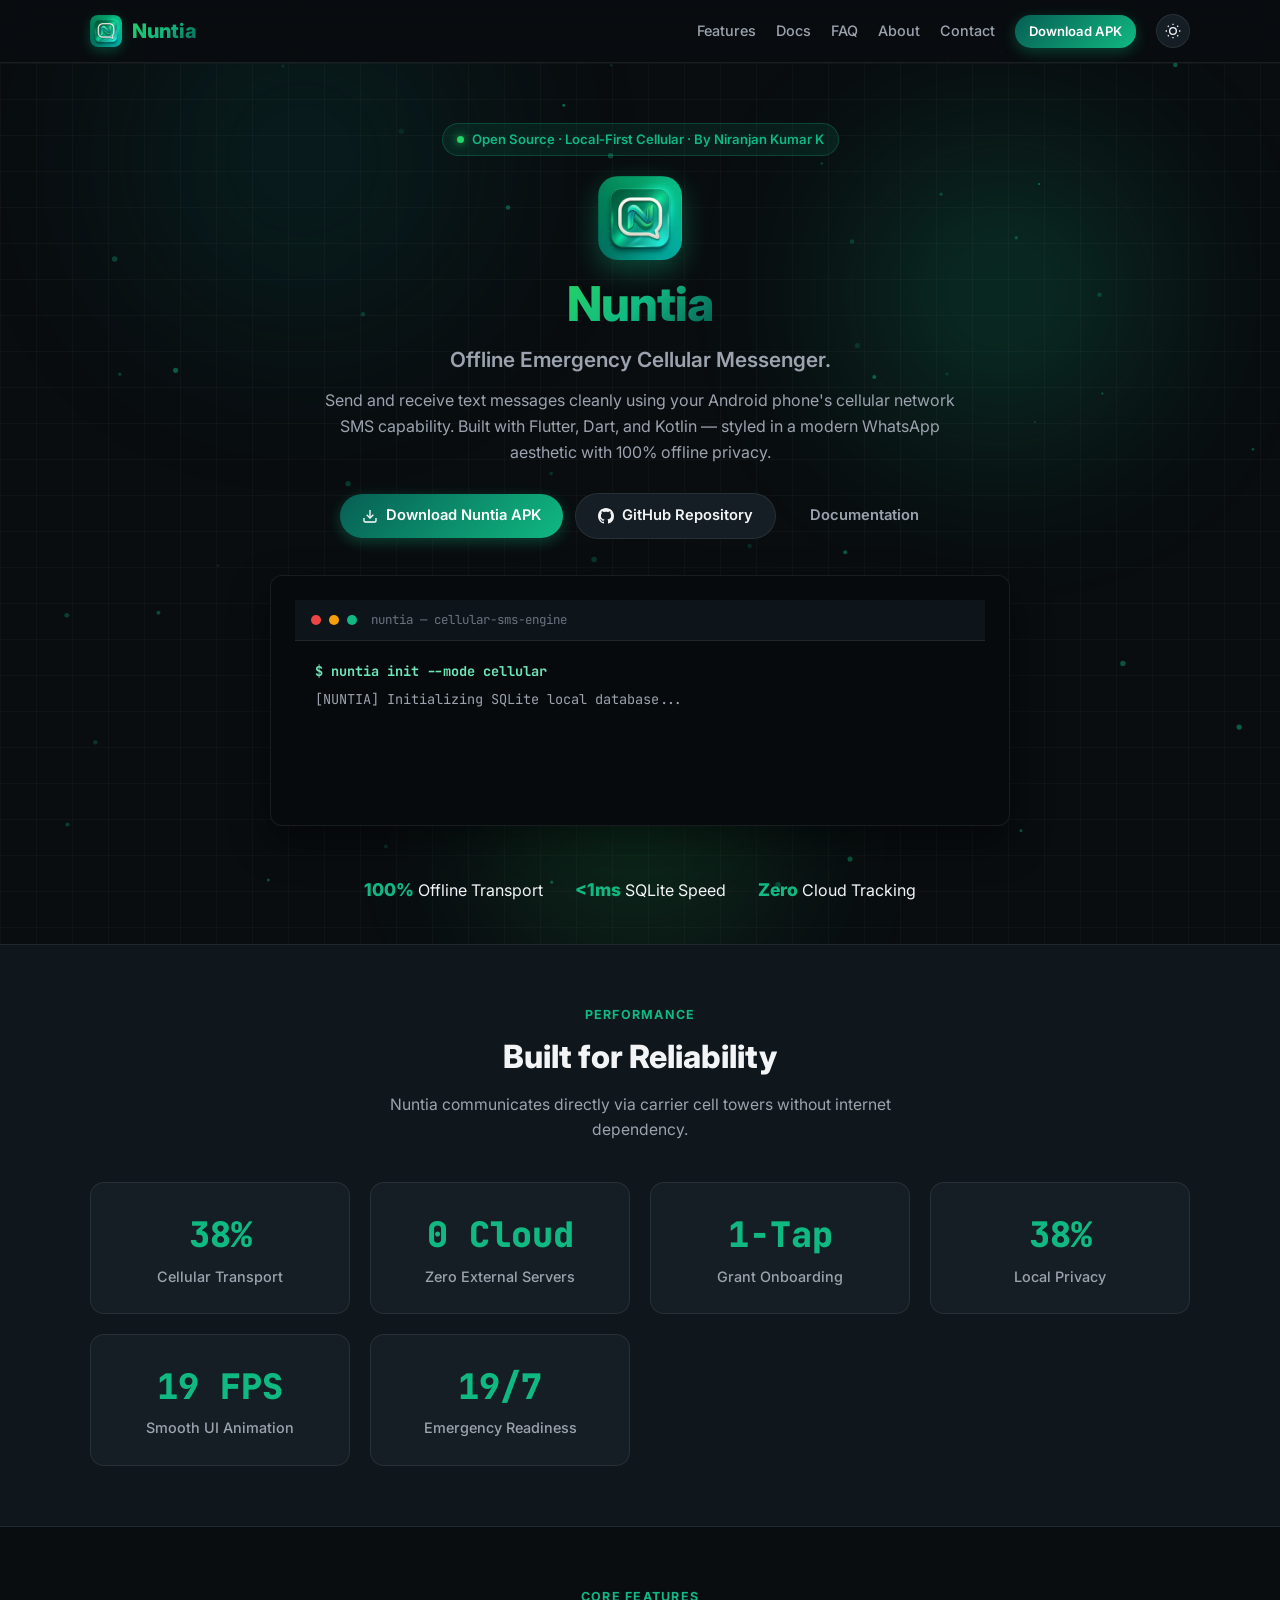
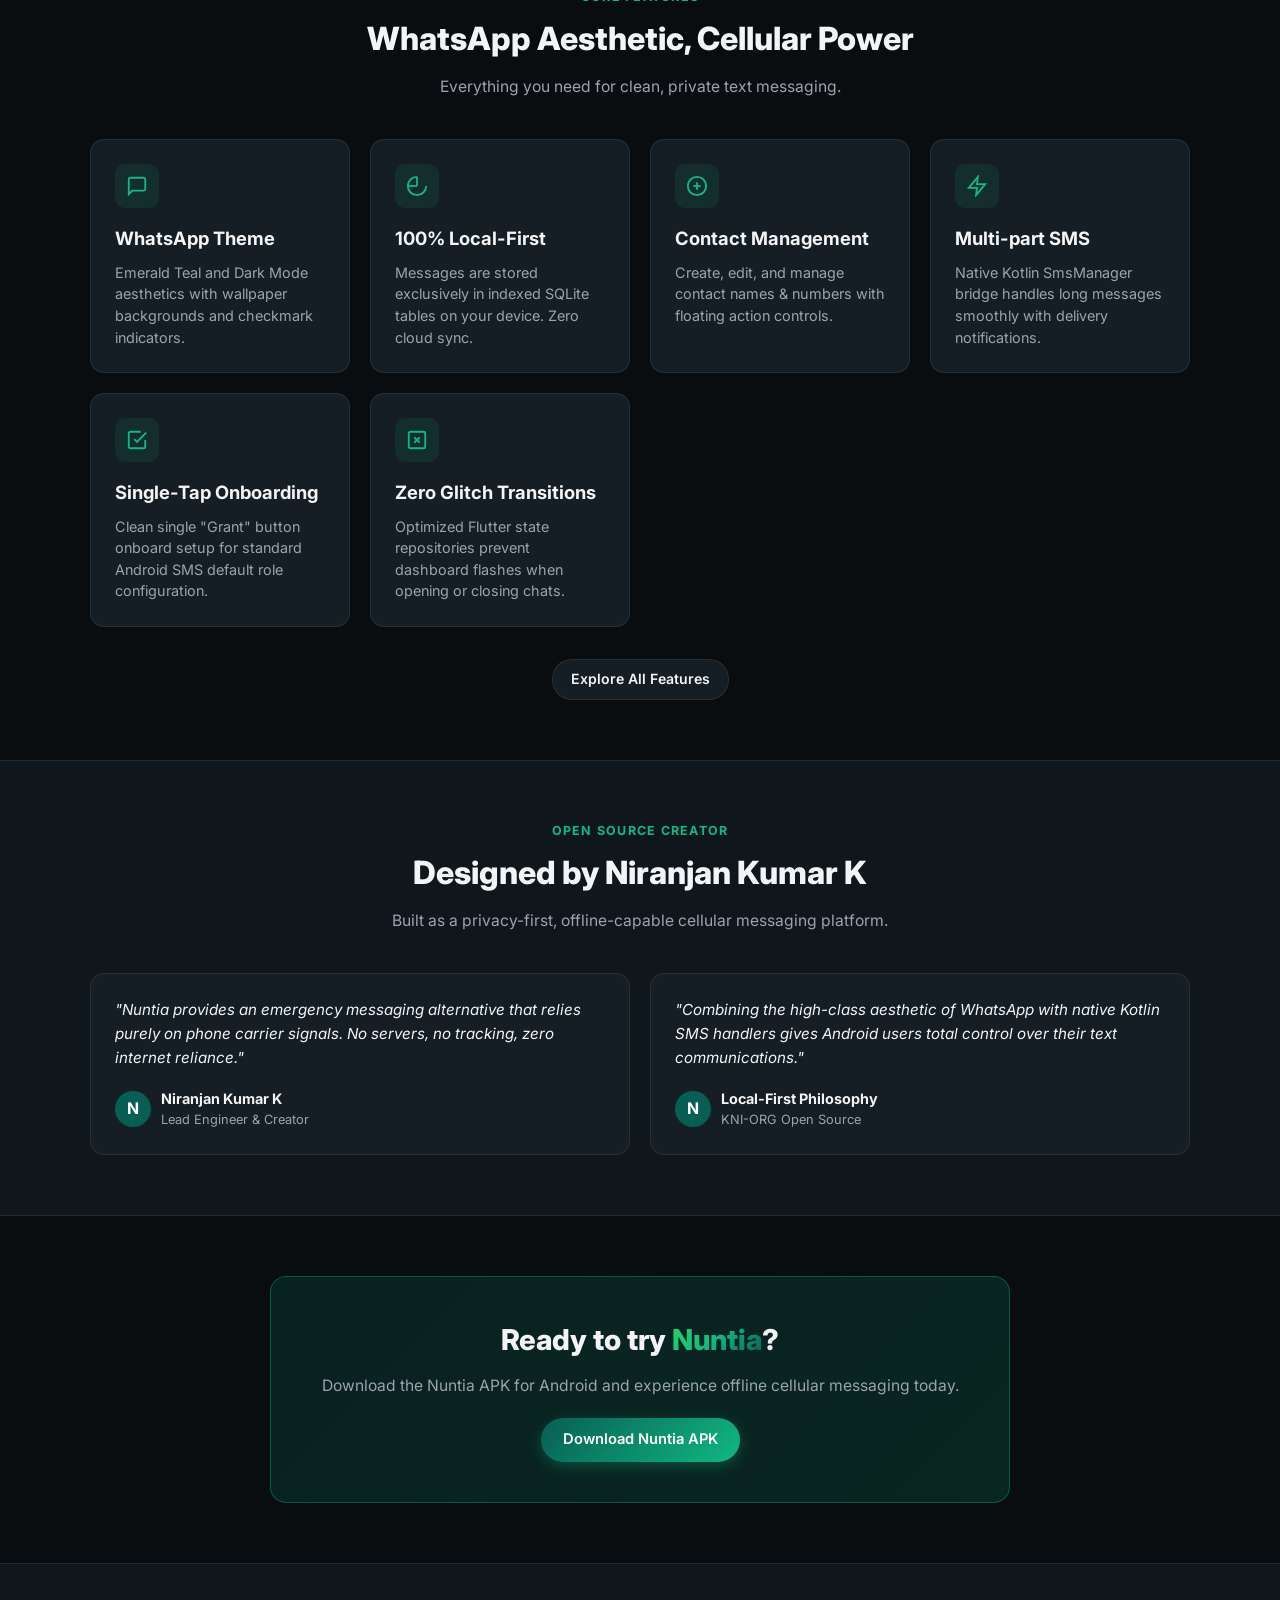
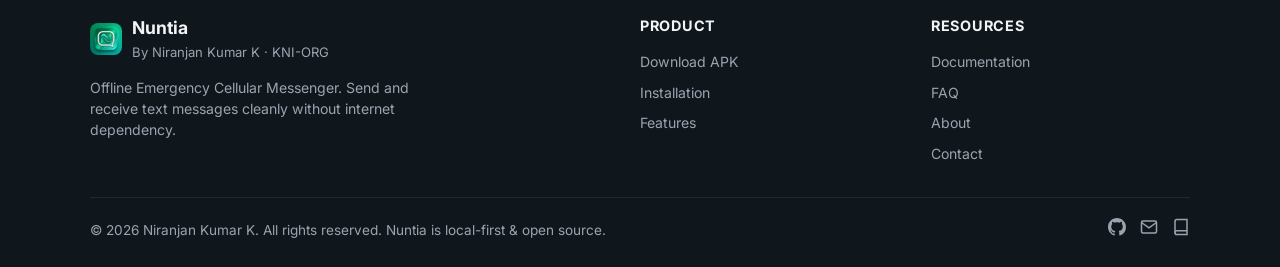
<file: index.html>
<!DOCTYPE html>
<html lang="en" data-theme="dark">
<head>
  <meta charset="UTF-8">
  <meta name="viewport" content="width=device-width, initial-scale=1.0">
  <meta name="description" content="Nuntia — Offline Emergency Cellular Messenger powered by Flutter, Dart, and Kotlin. Send and receive text messages cleanly without internet dependency.">
  <meta name="keywords" content="Nuntia, Messenger, Cellular SMS, Offline Messaging, Emergency Texting, Flutter, Dart, Kotlin, Niranjan Kumar K">
  <meta name="author" content="Niranjan Kumar K">
  <meta name="theme-color" content="#10b981">
  <meta property="og:title" content="Nuntia — Offline Emergency Cellular Messenger">
  <meta property="og:description" content="Send and receive text messages cleanly using carrier cellular SMS. Local-first, private, and fast.">
  <meta property="og:type" content="website">
  <meta property="og:url" content="https://hacker1514.github.io/nuntia/">
  <meta property="og:image" content="assets/images/logo.png">
  <meta name="twitter:card" content="summary_large_image">
  <title>Nuntia — Offline Emergency Cellular Messenger</title>
  <link rel="icon" type="image/png" href="assets/images/logo.png">
  <link rel="preconnect" href="https://fonts.googleapis.com">
  <link rel="preconnect" href="https://fonts.gstatic.com" crossorigin>
  <link href="https://fonts.googleapis.com/css2?family=Inter:wght@400;500;600;700;800&family=JetBrains+Mono:wght@400;500;600&display=swap" rel="stylesheet">
  <link rel="stylesheet" href="css/styles.css">
</head>
<body>
  <!-- Loading Screen -->
  <div id="loader" class="loader" aria-hidden="true">
    <div class="loader__content">
      <img src="assets/images/logo.png" alt="Nuntia logo" class="loader__logo" width="64" height="64">
      <div class="loader__spinner"></div>
      <p class="loader__text">Loading Nuntia</p>
    </div>
  </div>

  <!-- Particles Background -->
  <canvas id="particles" aria-hidden="true"></canvas>

  <!-- Scroll Progress -->
  <div class="scroll-progress" aria-hidden="true">
    <div class="scroll-progress__bar" id="scrollProgress"></div>
  </div>

  <!-- Navigation -->
  <header class="header" id="header">
    <nav class="nav container" aria-label="Main navigation">
      <a href="index.html" class="nav__brand">
        <img src="assets/images/logo.png" alt="Nuntia logo" width="32" height="32">
        <span class="gradient-text">Nuntia</span>
      </a>
      <button class="nav__toggle" id="navToggle" aria-label="Toggle menu" aria-expanded="false">
        <span></span><span></span><span></span>
      </button>
      <ul class="nav__menu" id="navMenu">
        <li><a href="features.html" class="nav__link">Features</a></li>
        <li><a href="docs.html" class="nav__link">Docs</a></li>
        <li><a href="faq.html" class="nav__link">FAQ</a></li>
        <li><a href="about.html" class="nav__link">About</a></li>
        <li><a href="contact.html" class="nav__link">Contact</a></li>
        <li class="nav__cta">
          <a href="https://github.com/hacker1514/nuntia/releases/download/v1.0.0/nuntia.apk" class="btn btn--primary btn--sm ripple" download>Download APK</a>
        </li>
        <li>
          <button class="theme-toggle" id="themeToggle" aria-label="Toggle dark/light mode">
            <svg class="icon-sun" xmlns="http://www.w3.org/2000/svg" viewBox="0 0 24 24" fill="none" stroke="currentColor" stroke-width="2"><circle cx="12" cy="12" r="5"/><path d="M12 1v2M12 21v2M4.22 4.22l1.42 1.42M18.36 18.36l1.42 1.42M1 12h2M21 12h2M4.22 19.78l1.42-1.42M18.36 5.64l1.42-1.42"/></svg>
            <svg class="icon-moon" xmlns="http://www.w3.org/2000/svg" viewBox="0 0 24 24" fill="none" stroke="currentColor" stroke-width="2"><path d="M21 12.79A9 9 0 1 1 11.21 3 7 7 0 0 0 21 12.79z"/></svg>
          </button>
        </li>
      </ul>
    </nav>
  </header>

  <main>
    <!-- Hero Section -->
    <section class="hero" id="hero">
      <div class="hero__bg" aria-hidden="true">
        <div class="hero__orb hero__orb--1"></div>
        <div class="hero__orb hero__orb--2"></div>
        <div class="hero__orb hero__orb--3"></div>
        <div class="hero__grid"></div>
      </div>
      <div class="container hero__content">
        <div class="hero__badge reveal"><span class="dot"></span> Open Source · Local-First Cellular · By Niranjan Kumar K</div>
        <img src="assets/images/logo.png" alt="Nuntia logo" class="hero__logo reveal" width="84" height="84">
        <h1 class="hero__title reveal"><span class="gradient-text">Nuntia</span></h1>
        <p class="hero__tagline reveal">Offline Emergency Cellular Messenger.</p>
        <p class="hero__desc reveal">
          Send and receive text messages cleanly using your Android phone's cellular network SMS capability.
          Built with Flutter, Dart, and Kotlin — styled in a modern WhatsApp aesthetic with 100% offline privacy.
        </p>
        <div class="hero__actions reveal">
          <a href="https://github.com/hacker1514/nuntia/releases/download/v1.0.0/nuntia.apk" class="btn btn--primary btn--lg ripple" download>
            <svg xmlns="http://www.w3.org/2000/svg" viewBox="0 0 24 24" fill="none" stroke="currentColor" stroke-width="2"><path d="M21 15v4a2 2 0 0 1-2 2H5a2 2 0 0 1-2-2v-4"/><polyline points="7 10 12 15 17 10"/><line x1="12" y1="15" x2="12" y2="3"/></svg>
            Download Nuntia APK
          </a>
          <a href="https://github.com/hacker1514/nuntia" class="btn btn--secondary btn--lg ripple" target="_blank" rel="noopener noreferrer">
            <svg xmlns="http://www.w3.org/2000/svg" viewBox="0 0 24 24" fill="currentColor"><path d="M12 0C5.37 0 0 5.37 0 12c0 5.31 3.435 9.795 8.205 11.385.6.105.825-.255.825-.57 0-.285-.015-1.23-.015-2.235-3.015.555-3.795-.735-4.035-1.395-.135-.345-.72-1.395-1.23-1.695-.42-.225-1.02-.78-.015-.795.945-.015 1.62.87 1.845 1.23 1.08 1.815 2.805 1.305 3.495.99.105-.78.42-1.305.765-1.605-2.67-.3-5.46-1.335-5.46-5.925 0-1.305.465-2.385 1.23-3.225-.12-.3-.54-1.53.12-3.18 0 0 1.005-.315 3.3 1.23.96-.27 1.98-.405 3-.405s2.04.135 3 .405c2.295-1.56 3.3-1.23 3.3-1.23.66 1.65.24 2.88.12 3.18.765.84 1.23 1.905 1.23 3.225 0 4.605-2.805 5.625-5.475 5.925.435.375.81 1.095.81 2.22 0 1.605-.015 2.895-.015 3.3 0 .315.225.69.825.57A12.02 12.02 0 0 0 24 12c0-6.63-5.37-12-12-12z"/></svg>
            GitHub Repository
          </a>
          <a href="docs.html" class="btn btn--ghost btn--lg ripple">Documentation</a>
        </div>

        <!-- Animated Terminal -->
        <div class="terminal glass reveal">
          <div class="terminal__bar">
            <span class="terminal__dot terminal__dot--r"></span>
            <span class="terminal__dot terminal__dot--y"></span>
            <span class="terminal__dot terminal__dot--g"></span>
            <span class="terminal__title">nuntia — cellular-sms-engine</span>
          </div>
          <div class="terminal__body" id="terminalOutput">
            <!-- JS types lines here -->
          </div>
        </div>

        <div class="hero__stats reveal">
          <div class="hero__stat"><span>100%</span> Offline Transport</div>
          <div class="hero__stat"><span>&lt;1ms</span> SQLite Speed</div>
          <div class="hero__stat"><span>Zero</span> Cloud Tracking</div>
        </div>
      </div>
    </section>

    <!-- Statistics -->
    <section class="section section--alt" id="stats">
      <div class="container">
        <div class="section__header reveal">
          <span class="section__label">Performance</span>
          <h2 class="section__title">Built for Reliability</h2>
          <p class="section__subtitle">Nuntia communicates directly via carrier cell towers without internet dependency.</p>
        </div>
        <div class="stats-grid">
          <div class="stat-card glass reveal">
            <span class="stat-card__number" data-target="100" data-suffix="%">0</span>
            <span class="stat-card__label">Cellular Transport</span>
          </div>
          <div class="stat-card glass reveal">
            <span class="stat-card__number" data-target="0" data-suffix=" Cloud">0</span>
            <span class="stat-card__label">Zero External Servers</span>
          </div>
          <div class="stat-card glass reveal">
            <span class="stat-card__number" data-target="1" data-suffix="-Tap">0</span>
            <span class="stat-card__label">Grant Onboarding</span>
          </div>
          <div class="stat-card glass reveal">
            <span class="stat-card__number" data-target="100" data-suffix="%">0</span>
            <span class="stat-card__label">Local Privacy</span>
          </div>
          <div class="stat-card glass reveal">
            <span class="stat-card__number" data-target="60" data-suffix=" FPS">0</span>
            <span class="stat-card__label">Smooth UI Animation</span>
          </div>
          <div class="stat-card glass reveal">
            <span class="stat-card__number" data-target="24" data-suffix="/7">0</span>
            <span class="stat-card__label">Emergency Readiness</span>
          </div>
        </div>
      </div>
    </section>

    <!-- Features Preview -->
    <section class="section" id="features">
      <div class="container">
        <div class="section__header reveal">
          <span class="section__label">Core Features</span>
          <h2 class="section__title">WhatsApp Aesthetic, Cellular Power</h2>
          <p class="section__subtitle">Everything you need for clean, private text messaging.</p>
        </div>
        <div class="features__grid">
          <article class="feature-card glass reveal">
            <div class="feature-card__icon">
              <svg xmlns="http://www.w3.org/2000/svg" viewBox="0 0 24 24" fill="none" stroke="currentColor" stroke-width="2"><path d="M21 15a2 2 0 0 1-2 2H7l-4 4V5a2 2 0 0 1 2-2h14a2 2 0 0 1 2 2z"/></svg>
            </div>
            <h3>WhatsApp Theme</h3>
            <p>Emerald Teal and Dark Mode aesthetics with wallpaper backgrounds and checkmark indicators.</p>
          </article>
          <article class="feature-card glass reveal">
            <div class="feature-card__icon">
              <svg xmlns="http://www.w3.org/2000/svg" viewBox="0 0 24 24" fill="none" stroke="currentColor" stroke-width="2"><path d="M12 2a10 10 0 1 0 10 10"/><path d="M2 12h10"/><path d="M12 2v10"/></svg>
            </div>
            <h3>100% Local-First</h3>
            <p>Messages are stored exclusively in indexed SQLite tables on your device. Zero cloud sync.</p>
          </article>
          <article class="feature-card glass reveal">
            <div class="feature-card__icon">
              <svg xmlns="http://www.w3.org/2000/svg" viewBox="0 0 24 24" fill="none" stroke="currentColor" stroke-width="2"><circle cx="12" cy="12" r="10"/><path d="M8 12h8"/><path d="M12 8v8"/></svg>
            </div>
            <h3>Contact Management</h3>
            <p>Create, edit, and manage contact names & numbers with floating action controls.</p>
          </article>
          <article class="feature-card glass reveal">
            <div class="feature-card__icon">
              <svg xmlns="http://www.w3.org/2000/svg" viewBox="0 0 24 24" fill="none" stroke="currentColor" stroke-width="2"><path d="M13 2L3 14h9l-1 8 10-12h-9l1-8z"/></svg>
            </div>
            <h3>Multi-part SMS</h3>
            <p>Native Kotlin SmsManager bridge handles long messages smoothly with delivery notifications.</p>
          </article>
          <article class="feature-card glass reveal">
            <div class="feature-card__icon">
              <svg xmlns="http://www.w3.org/2000/svg" viewBox="0 0 24 24" fill="none" stroke="currentColor" stroke-width="2"><path d="M9 11l3 3L22 4"/><path d="M21 12v7a2 2 0 0 1-2 2H5a2 2 0 0 1-2-2V5a2 2 0 0 1 2-2h11"/></svg>
            </div>
            <h3>Single-Tap Onboarding</h3>
            <p>Clean single "Grant" button onboard setup for standard Android SMS default role configuration.</p>
          </article>
          <article class="feature-card glass reveal">
            <div class="feature-card__icon">
              <svg xmlns="http://www.w3.org/2000/svg" viewBox="0 0 24 24" fill="none" stroke="currentColor" stroke-width="2"><rect x="3" y="3" width="18" height="18" rx="2" ry="2"/><line x1="9" y1="9" x2="15" y2="15"/><line x1="15" y1="9" x2="9" y2="15"/></svg>
            </div>
            <h3>Zero Glitch Transitions</h3>
            <p>Optimized Flutter state repositories prevent dashboard flashes when opening or closing chats.</p>
          </article>
        </div>
        <div class="cta-center" style="text-align:center;margin-top:2rem;">
          <a href="features.html" class="btn btn--secondary ripple">Explore All Features</a>
        </div>
      </div>
    </section>

    <!-- Creator Section -->
    <section class="section section--alt" id="testimonials">
      <div class="container">
        <div class="section__header reveal">
          <span class="section__label">Open Source Creator</span>
          <h2 class="section__title">Designed by Niranjan Kumar K</h2>
          <p class="section__subtitle">Built as a privacy-first, offline-capable cellular messaging platform.</p>
        </div>
        <div class="testimonials__grid">
          <article class="testimonial-card glass reveal">
            <p class="testimonial-card__quote">"Nuntia provides an emergency messaging alternative that relies purely on phone carrier signals. No servers, no tracking, zero internet reliance."</p>
            <div class="testimonial-card__author">
              <div class="testimonial-card__avatar">N</div>
              <div>
                <div class="testimonial-card__name">Niranjan Kumar K</div>
                <div class="testimonial-card__role">Lead Engineer &amp; Creator</div>
              </div>
            </div>
          </article>
          <article class="testimonial-card glass reveal">
            <p class="testimonial-card__quote">"Combining the high-class aesthetic of WhatsApp with native Kotlin SMS handlers gives Android users total control over their text communications."</p>
            <div class="testimonial-card__author">
              <div class="testimonial-card__avatar">N</div>
              <div>
                <div class="testimonial-card__name">Local-First Philosophy</div>
                <div class="testimonial-card__role">KNI-ORG Open Source</div>
              </div>
            </div>
          </article>
        </div>
      </div>
    </section>

    <!-- CTA Banner -->
    <section class="section" id="cta">
      <div class="container">
        <div class="cta-banner glass reveal">
          <h2>Ready to try <span class="gradient-text">Nuntia</span>?</h2>
          <p>Download the Nuntia APK for Android and experience offline cellular messaging today.</p>
          <a href="https://github.com/hacker1514/nuntia/releases/download/v1.0.0/nuntia.apk" class="btn btn--primary btn--lg ripple" download>Download Nuntia APK</a>
        </div>
      </div>
    </section>
  </main>

  <!-- Footer -->
  <footer class="footer">
    <div class="container">
      <div class="footer__inner">
        <div>
          <div class="footer__brand">
            <img src="assets/images/logo.png" alt="Nuntia logo" width="32" height="32">
            <div>
              <strong>Nuntia</strong>
              <p>By Niranjan Kumar K · KNI-ORG</p>
            </div>
          </div>
          <p class="footer__desc">Offline Emergency Cellular Messenger. Send and receive text messages cleanly without internet dependency.</p>
        </div>
        <div>
          <h4 class="footer__heading">Product</h4>
          <div class="footer__links">
            <a href="https://github.com/hacker1514/nuntia/releases/download/v1.0.0/nuntia.apk" download>Download APK</a>
            <a href="install.html">Installation</a>
            <a href="features.html">Features</a>
          </div>
        </div>
        <div>
          <h4 class="footer__heading">Resources</h4>
          <div class="footer__links">
            <a href="docs.html">Documentation</a>
            <a href="faq.html">FAQ</a>
            <a href="about.html">About</a>
            <a href="contact.html">Contact</a>
          </div>
        </div>
      </div>
      <div class="footer__bottom">
        <p>&copy; 2026 Niranjan Kumar K. All rights reserved. Nuntia is local-first &amp; open source.</p>
        <div class="footer__socials">
          <a href="https://github.com/hacker1514/nuntia" target="_blank" rel="noopener noreferrer" aria-label="GitHub">
            <svg xmlns="http://www.w3.org/2000/svg" viewBox="0 0 24 24" fill="currentColor"><path d="M12 0C5.37 0 0 5.37 0 12c0 5.31 3.435 9.795 8.205 11.385.6.105.825-.255.825-.57 0-.285-.015-1.23-.015-2.235-3.015.555-3.795-.735-4.035-1.395-.135-.345-.72-1.395-1.23-1.695-.42-.225-1.02-.78-.015-.795.945-.015 1.62.87 1.845 1.23 1.08 1.815 2.805 1.305 3.495.99.105-.78.42-1.305.765-1.605-2.67-.3-5.46-1.335-5.46-5.925 0-1.305.465-2.385 1.23-3.225-.12-.3-.54-1.53.12-3.18 0 0 1.005-.315 3.3 1.23.96-.27 1.98-.405 3-.405s2.04.135 3 .405c2.295-1.56 3.3-1.23 3.3-1.23.66 1.65.24 2.88.12 3.18.765.84 1.23 1.905 1.23 3.225 0 4.605-2.805 5.625-5.475 5.925.435.375.81 1.095.81 2.22 0 1.605-.015 2.895-.015 3.3 0 .315.225.69.825.57A12.02 12.02 0 0 0 24 12c0-6.63-5.37-12-12-12z"/></svg>
          </a>
          <a href="mailto:hackerenvironment1514@gmail.com" aria-label="Email">
            <svg xmlns="http://www.w3.org/2000/svg" viewBox="0 0 24 24" fill="none" stroke="currentColor" stroke-width="2"><path d="M4 4h16c1.1 0 2 .9 2 2v12c0 1.1-.9 2-2 2H4c-1.1 0-2-.9-2-2V6c0-1.1.9-2 2-2z"/><polyline points="22,6 12,13 2,6"/></svg>
          </a>
          <a href="docs.html" aria-label="Documentation">
            <svg xmlns="http://www.w3.org/2000/svg" viewBox="0 0 24 24" fill="none" stroke="currentColor" stroke-width="2"><path d="M4 19.5A2.5 2.5 0 0 1 6.5 17H20"/><path d="M6.5 2H20v20H6.5A2.5 2.5 0 0 1 4 19.5v-15A2.5 2.5 0 0 1 6.5 2z"/></svg>
          </a>
        </div>
      </div>
    </div>
  </footer>

  <button class="back-to-top" id="backToTop" aria-label="Back to top">
    <svg xmlns="http://www.w3.org/2000/svg" viewBox="0 0 24 24" fill="none" stroke="currentColor" stroke-width="2"><polyline points="18 15 12 9 6 15"/></svg>
  </button>
  <div class="toast" id="toast" role="status" aria-live="polite"></div>

  <script src="js/main.js"></script>
</body>
</html>
</file>
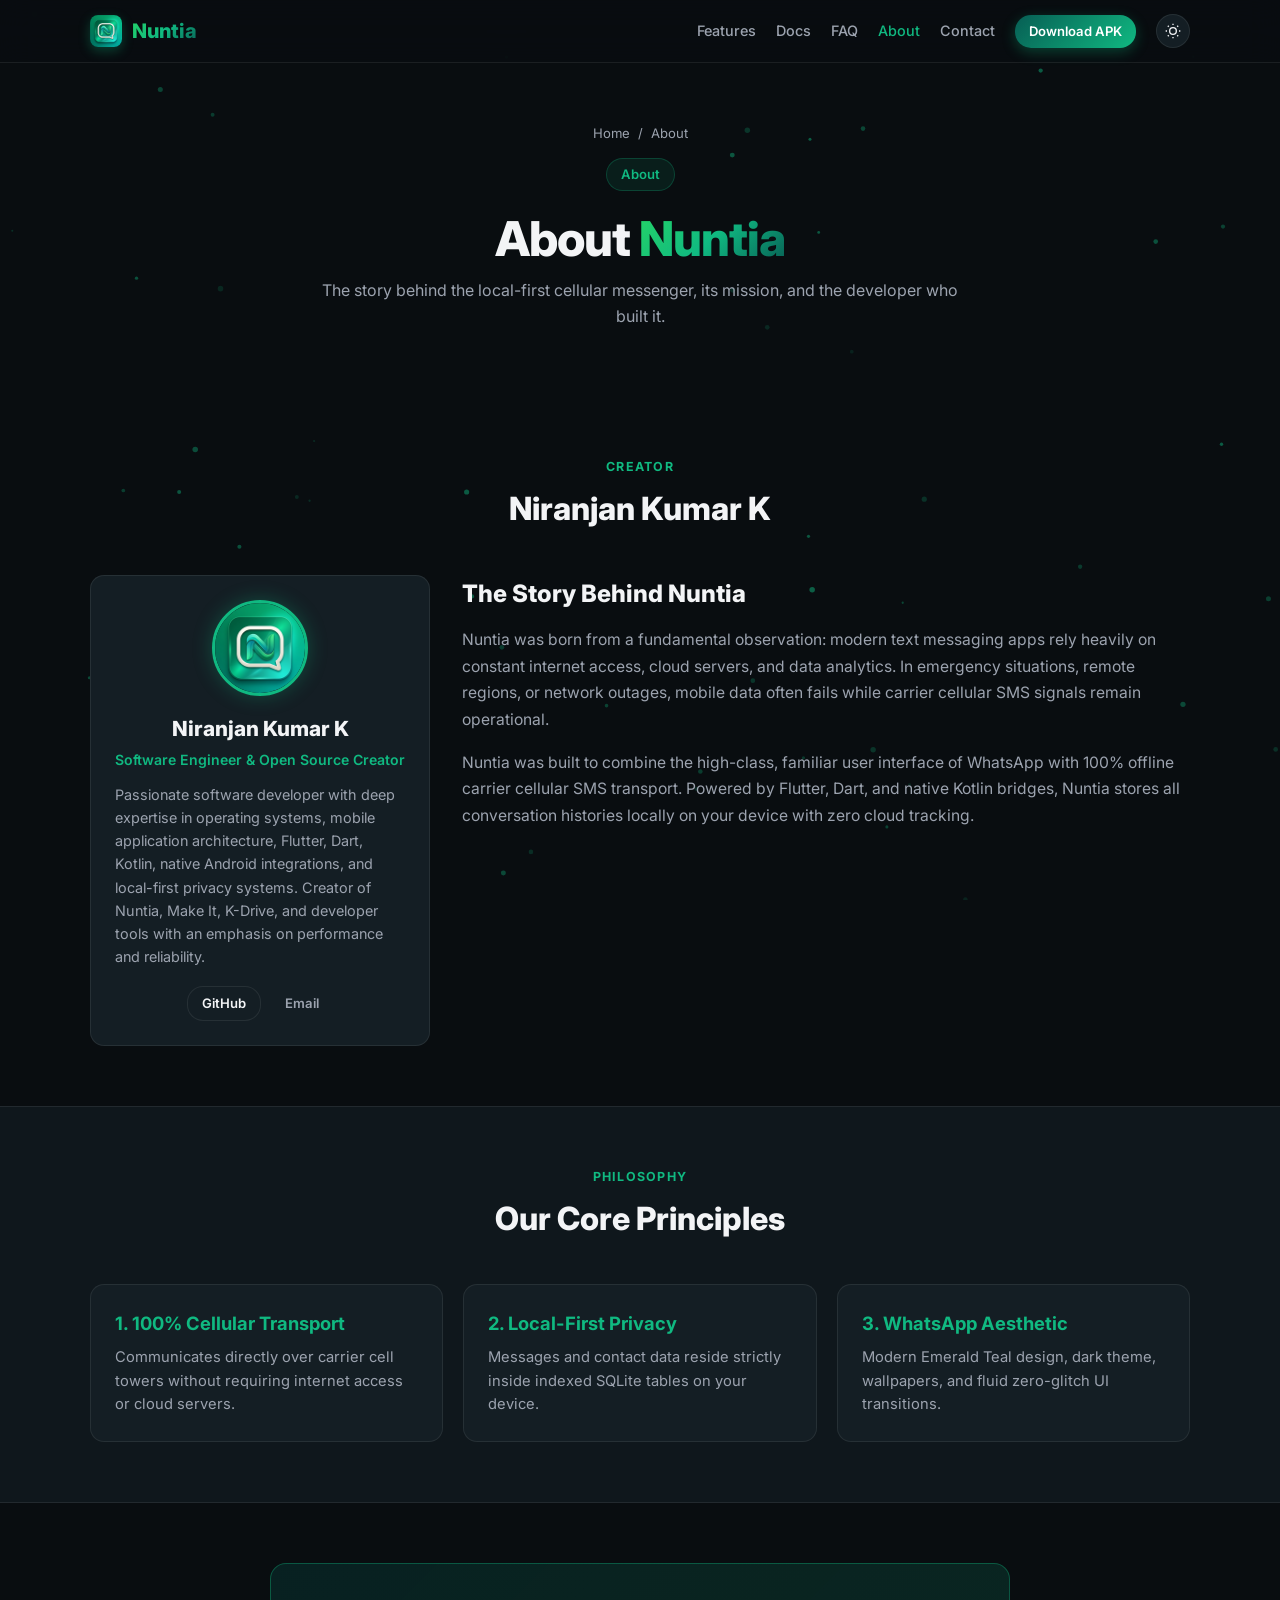
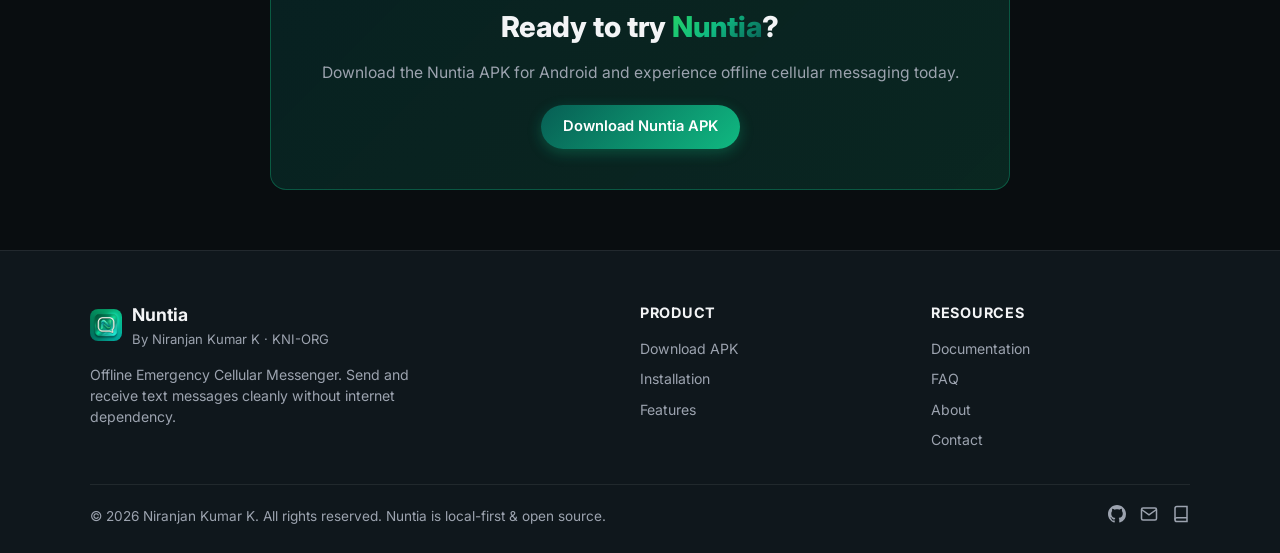
<file: about.html>
<!DOCTYPE html>
<html lang="en" data-theme="dark">
<head>
  <meta charset="UTF-8">
  <meta name="viewport" content="width=device-width, initial-scale=1.0">
  <meta name="description" content="About Nuntia — Modern WhatsApp-Style Cellular SMS Messenger for Android. Created by Niranjan Kumar K.">
  <title>About — Nuntia</title>
  <link rel="icon" type="image/png" href="assets/images/logo.png">
  <link rel="preconnect" href="https://fonts.googleapis.com">
  <link rel="preconnect" href="https://fonts.gstatic.com" crossorigin>
  <link href="https://fonts.googleapis.com/css2?family=Inter:wght@400;500;600;700;800&family=JetBrains+Mono:wght@400;500;600&display=swap" rel="stylesheet">
  <link rel="stylesheet" href="css/styles.css">
</head>
<body>
  <!-- Loading Screen -->
  <div id="loader" class="loader" aria-hidden="true">
    <div class="loader__content">
      <img src="assets/images/logo.png" alt="Nuntia logo" class="loader__logo" width="64" height="64">
      <div class="loader__spinner"></div>
      <p class="loader__text">Loading Nuntia</p>
    </div>
  </div>
  <canvas id="particles" aria-hidden="true"></canvas>
  <div class="scroll-progress" aria-hidden="true"><div class="scroll-progress__bar" id="scrollProgress"></div></div>

  <!-- Header -->
  <header class="header" id="header">
    <nav class="nav container" aria-label="Main navigation">
      <a href="index.html" class="nav__brand">
        <img src="assets/images/logo.png" alt="Nuntia logo" width="32" height="32">
        <span class="gradient-text">Nuntia</span>
      </a>
      <button class="nav__toggle" id="navToggle" aria-label="Toggle menu" aria-expanded="false">
        <span></span><span></span><span></span>
      </button>
      <ul class="nav__menu" id="navMenu">
        <li><a href="features.html" class="nav__link">Features</a></li>
        <li><a href="docs.html" class="nav__link">Docs</a></li>
        <li><a href="faq.html" class="nav__link">FAQ</a></li>
        <li><a href="about.html" class="nav__link active">About</a></li>
        <li><a href="contact.html" class="nav__link">Contact</a></li>
        <li class="nav__cta">
          <a href="https://github.com/hacker1514/nuntia/releases/download/v1.0.0/nuntia.apk" class="btn btn--primary btn--sm ripple" download>Download APK</a>
        </li>
        <li>
          <button class="theme-toggle" id="themeToggle" aria-label="Toggle dark/light mode">
            <svg class="icon-sun" xmlns="http://www.w3.org/2000/svg" viewBox="0 0 24 24" fill="none" stroke="currentColor" stroke-width="2"><circle cx="12" cy="12" r="5"/><path d="M12 1v2M12 21v2M4.22 4.22l1.42 1.42M18.36 18.36l1.42 1.42M1 12h2M21 12h2M4.22 19.78l1.42-1.42M18.36 5.64l1.42-1.42"/></svg>
            <svg class="icon-moon" xmlns="http://www.w3.org/2000/svg" viewBox="0 0 24 24" fill="none" stroke="currentColor" stroke-width="2"><path d="M21 12.79A9 9 0 1 1 11.21 3 7 7 0 0 0 21 12.79z"/></svg>
          </button>
        </li>
      </ul>
    </nav>
  </header>

  <main>
    <section class="page-hero">
      <div class="page-hero__grid" aria-hidden="true"></div>
      <div class="container">
        <nav class="breadcrumb" aria-label="Breadcrumb">
          <a href="index.html">Home</a><span class="sep">/</span><span>About</span>
        </nav>
        <div class="page-hero__badge reveal">About</div>
        <h1 class="reveal">About <span class="gradient-text">Nuntia</span></h1>
        <p class="reveal">The story behind the local-first cellular messenger, its mission, and the developer who built it.</p>
      </div>
    </section>

    <!-- Developer Profile Section (Make-It Layout) -->
    <section class="section">
      <div class="container">
        <div class="section__header reveal">
          <span class="section__label">Creator</span>
          <h2 class="section__title">Niranjan Kumar K</h2>
        </div>
        <div class="developer">
          <div class="developer__profile glass reveal">
            <div class="developer__avatar">
              <img src="https://hacker1514.github.io/t/me.png" alt="Niranjan Kumar K" onerror="this.src='assets/images/logo.png'">
            </div>
            <h3>Niranjan Kumar K</h3>
            <p class="developer__title">Software Engineer &amp; Open Source Creator</p>
            <p class="developer__bio">
              Passionate software developer with deep expertise in operating systems, mobile application architecture,
              Flutter, Dart, Kotlin, native Android integrations, and local-first privacy systems.
              Creator of Nuntia, Make It, K-Drive, and developer tools with an emphasis on performance and reliability.
            </p>
            <div class="developer__links">
              <a href="https://github.com/hacker1514/nuntia" class="btn btn--secondary btn--sm ripple" target="_blank" rel="noopener noreferrer">GitHub</a>
              <a href="mailto:hackerenvironment1514@gmail.com" class="btn btn--ghost btn--sm ripple">Email</a>
            </div>
          </div>

          <div class="developer__story reveal">
            <h3>The Story Behind Nuntia</h3>
            <p>
              Nuntia was born from a fundamental observation: modern text messaging apps rely heavily on constant internet access, cloud servers, and data analytics. In emergency situations, remote regions, or network outages, mobile data often fails while carrier cellular SMS signals remain operational.
            </p>
            <p>
              Nuntia was built to combine the high-class, familiar user interface of WhatsApp with 100% offline carrier cellular SMS transport. Powered by Flutter, Dart, and native Kotlin bridges, Nuntia stores all conversation histories locally on your device with zero cloud tracking.
            </p>
          </div>
        </div>
      </div>
    </section>

    <!-- Core Philosophy Section -->
    <section class="section section--alt">
      <div class="container">
        <div class="section__header reveal">
          <span class="section__label">Philosophy</span>
          <h2 class="section__title">Our Core Principles</h2>
        </div>
        <div class="stats-grid">
          <div class="glass reveal">
            <h3 style="color:var(--primary);margin-bottom:8px;font-size:1.15rem;">1. 100% Cellular Transport</h3>
            <p style="color:var(--text-dim);font-size:0.92rem;">Communicates directly over carrier cell towers without requiring internet access or cloud servers.</p>
          </div>
          <div class="glass reveal">
            <h3 style="color:var(--primary);margin-bottom:8px;font-size:1.15rem;">2. Local-First Privacy</h3>
            <p style="color:var(--text-dim);font-size:0.92rem;">Messages and contact data reside strictly inside indexed SQLite tables on your device.</p>
          </div>
          <div class="glass reveal">
            <h3 style="color:var(--primary);margin-bottom:8px;font-size:1.15rem;">3. WhatsApp Aesthetic</h3>
            <p style="color:var(--text-dim);font-size:0.92rem;">Modern Emerald Teal design, dark theme, wallpapers, and fluid zero-glitch UI transitions.</p>
          </div>
        </div>
      </div>
    </section>

    <!-- CTA Banner -->
    <section class="section">
      <div class="container">
        <div class="cta-banner glass reveal">
          <h2>Ready to try <span class="gradient-text">Nuntia</span>?</h2>
          <p>Download the Nuntia APK for Android and experience offline cellular messaging today.</p>
          <a href="https://github.com/hacker1514/nuntia/releases/download/v1.0.0/nuntia.apk" class="btn btn--primary btn--lg ripple" download>Download Nuntia APK</a>
        </div>
      </div>
    </section>
  </main>

  <!-- Footer -->
  <footer class="footer">
    <div class="container">
      <div class="footer__inner">
        <div>
          <div class="footer__brand">
            <img src="assets/images/logo.png" alt="Nuntia logo" width="32" height="32">
            <div>
              <strong>Nuntia</strong>
              <p>By Niranjan Kumar K · KNI-ORG</p>
            </div>
          </div>
          <p class="footer__desc">Offline Emergency Cellular Messenger. Send and receive text messages cleanly without internet dependency.</p>
        </div>
        <div>
          <h4 class="footer__heading">Product</h4>
          <div class="footer__links">
            <a href="https://github.com/hacker1514/nuntia/releases/download/v1.0.0/nuntia.apk" download>Download APK</a>
            <a href="install.html">Installation</a>
            <a href="features.html">Features</a>
          </div>
        </div>
        <div>
          <h4 class="footer__heading">Resources</h4>
          <div class="footer__links">
            <a href="docs.html">Documentation</a>
            <a href="faq.html">FAQ</a>
            <a href="about.html">About</a>
            <a href="contact.html">Contact</a>
          </div>
        </div>
      </div>
      <div class="footer__bottom">
        <p>&copy; 2026 Niranjan Kumar K. All rights reserved. Nuntia is local-first &amp; open source.</p>
        <div class="footer__socials">
          <a href="https://github.com/hacker1514/nuntia" target="_blank" rel="noopener noreferrer" aria-label="GitHub">
            <svg xmlns="http://www.w3.org/2000/svg" viewBox="0 0 24 24" fill="currentColor"><path d="M12 0C5.37 0 0 5.37 0 12c0 5.31 3.435 9.795 8.205 11.385.6.105.825-.255.825-.57 0-.285-.015-1.23-.015-2.235-3.015.555-3.795-.735-4.035-1.395-.135-.345-.72-1.395-1.23-1.695-.42-.225-1.02-.78-.015-.795.945-.015 1.62.87 1.845 1.23 1.08 1.815 2.805 1.305 3.495.99.105-.78.42-1.305.765-1.605-2.67-.3-5.46-1.335-5.46-5.925 0-1.305.465-2.385 1.23-3.225-.12-.3-.54-1.53.12-3.18 0 0 1.005-.315 3.3 1.23.96-.27 1.98-.405 3-.405s2.04.135 3 .405c2.295-1.56 3.3-1.23 3.3-1.23.66 1.65.24 2.88.12 3.18.765.84 1.23 1.905 1.23 3.225 0 4.605-2.805 5.625-5.475 5.925.435.375.81 1.095.81 2.22 0 1.605-.015 2.895-.015 3.3 0 .315.225.69.825.57A12.02 12.02 0 0 0 24 12c0-6.63-5.37-12-12-12z"/></svg>
          </a>
          <a href="mailto:hackerenvironment1514@gmail.com" aria-label="Email">
            <svg xmlns="http://www.w3.org/2000/svg" viewBox="0 0 24 24" fill="none" stroke="currentColor" stroke-width="2"><path d="M4 4h16c1.1 0 2 .9 2 2v12c0 1.1-.9 2-2 2H4c-1.1 0-2-.9-2-2V6c0-1.1.9-2 2-2z"/><polyline points="22,6 12,13 2,6"/></svg>
          </a>
          <a href="docs.html" aria-label="Documentation">
            <svg xmlns="http://www.w3.org/2000/svg" viewBox="0 0 24 24" fill="none" stroke="currentColor" stroke-width="2"><path d="M4 19.5A2.5 2.5 0 0 1 6.5 17H20"/><path d="M6.5 2H20v20H6.5A2.5 2.5 0 0 1 4 19.5v-15A2.5 2.5 0 0 1 6.5 2z"/></svg>
          </a>
        </div>
      </div>
    </div>
  </footer>

  <button class="back-to-top" id="backToTop" aria-label="Back to top">
    <svg xmlns="http://www.w3.org/2000/svg" viewBox="0 0 24 24" fill="none" stroke="currentColor" stroke-width="2"><polyline points="18 15 12 9 6 15"/></svg>
  </button>
  <div class="toast" id="toast" role="status" aria-live="polite"></div>

  <script src="js/main.js"></script>
</body>
</html>
</file>
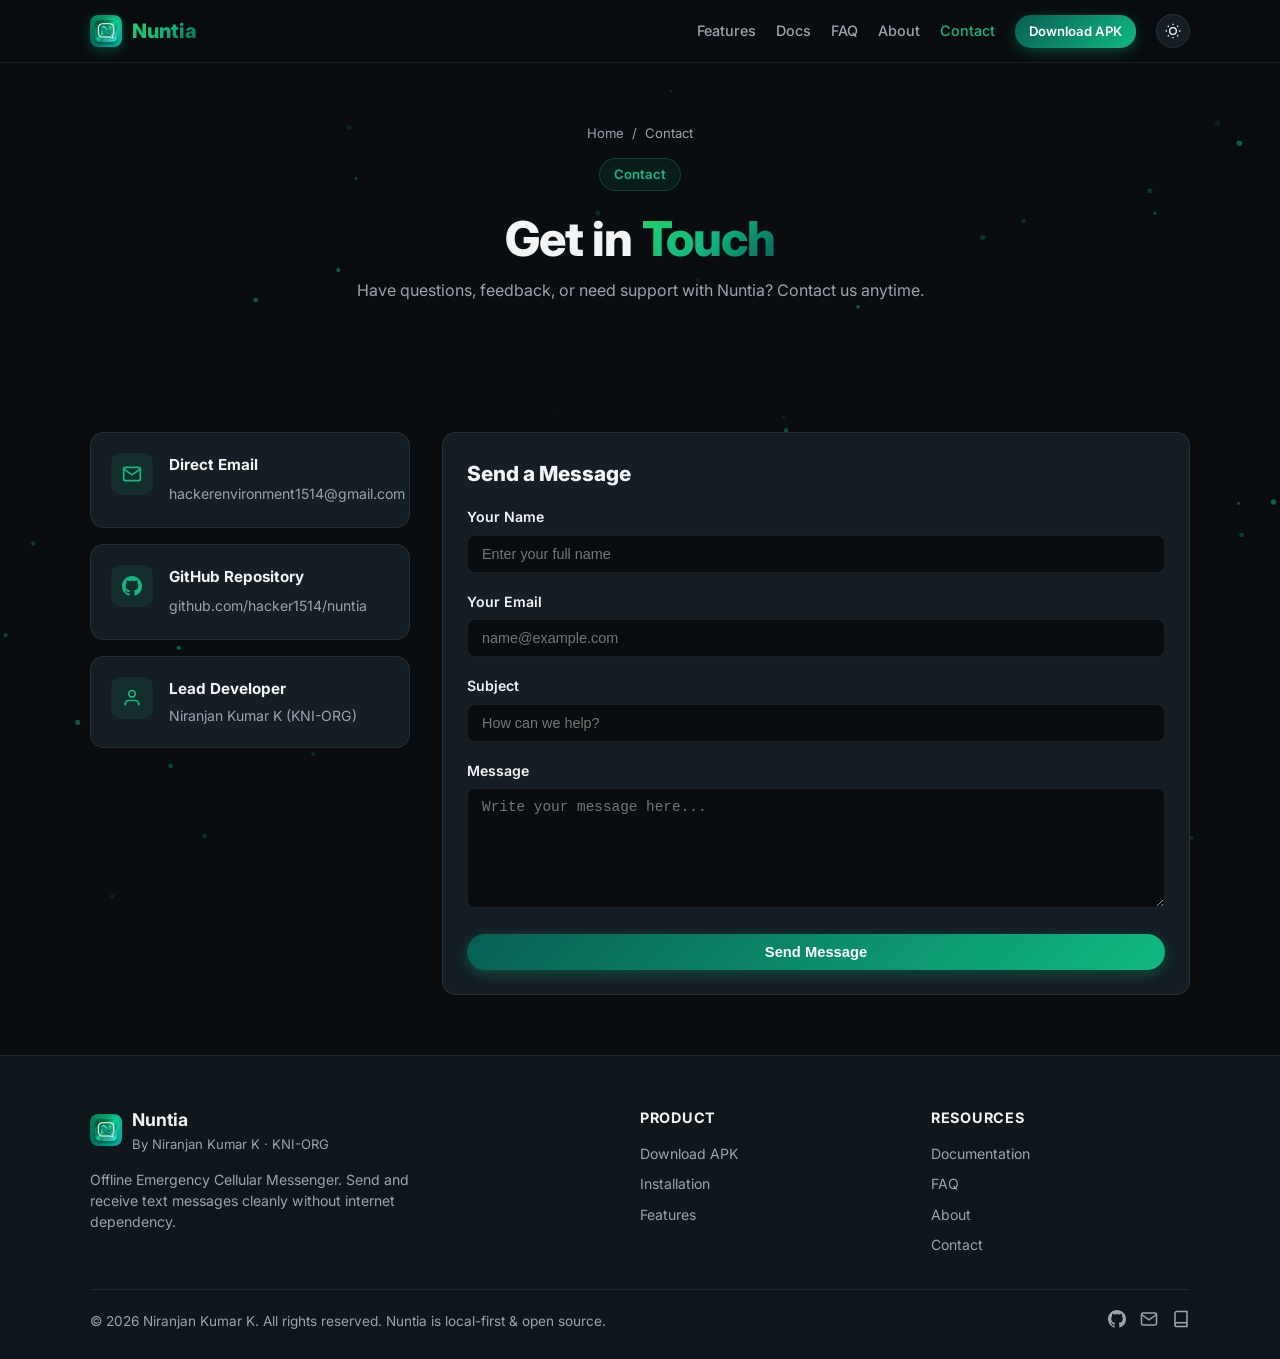
<file: contact.html>
<!DOCTYPE html>
<html lang="en" data-theme="dark">
<head>
  <meta charset="UTF-8">
  <meta name="viewport" content="width=device-width, initial-scale=1.0">
  <meta name="description" content="Contact the developer of Nuntia — Niranjan Kumar K. Get support or report issues.">
  <title>Contact — Nuntia</title>
  <link rel="icon" type="image/png" href="assets/images/logo.png">
  <link rel="preconnect" href="https://fonts.googleapis.com">
  <link rel="preconnect" href="https://fonts.gstatic.com" crossorigin>
  <link href="https://fonts.googleapis.com/css2?family=Inter:wght@400;500;600;700;800&family=JetBrains+Mono:wght@400;500;600&display=swap" rel="stylesheet">
  <link rel="stylesheet" href="css/styles.css">
</head>
<body>
  <!-- Loading Screen -->
  <div id="loader" class="loader" aria-hidden="true">
    <div class="loader__content">
      <img src="assets/images/logo.png" alt="Nuntia logo" class="loader__logo" width="64" height="64">
      <div class="loader__spinner"></div>
      <p class="loader__text">Loading Nuntia</p>
    </div>
  </div>
  <canvas id="particles" aria-hidden="true"></canvas>
  <div class="scroll-progress" aria-hidden="true"><div class="scroll-progress__bar" id="scrollProgress"></div></div>

  <!-- Header -->
  <header class="header" id="header">
    <nav class="nav container" aria-label="Main navigation">
      <a href="index.html" class="nav__brand">
        <img src="assets/images/logo.png" alt="Nuntia logo" width="32" height="32">
        <span class="gradient-text">Nuntia</span>
      </a>
      <button class="nav__toggle" id="navToggle" aria-label="Toggle menu" aria-expanded="false">
        <span></span><span></span><span></span>
      </button>
      <ul class="nav__menu" id="navMenu">
        <li><a href="features.html" class="nav__link">Features</a></li>
        <li><a href="docs.html" class="nav__link">Docs</a></li>
        <li><a href="faq.html" class="nav__link">FAQ</a></li>
        <li><a href="about.html" class="nav__link">About</a></li>
        <li><a href="contact.html" class="nav__link active">Contact</a></li>
        <li class="nav__cta">
          <a href="https://github.com/hacker1514/nuntia/releases/download/v1.0.0/nuntia.apk" class="btn btn--primary btn--sm ripple" download>Download APK</a>
        </li>
        <li>
          <button class="theme-toggle" id="themeToggle" aria-label="Toggle dark/light mode">
            <svg class="icon-sun" xmlns="http://www.w3.org/2000/svg" viewBox="0 0 24 24" fill="none" stroke="currentColor" stroke-width="2"><circle cx="12" cy="12" r="5"/><path d="M12 1v2M12 21v2M4.22 4.22l1.42 1.42M18.36 18.36l1.42 1.42M1 12h2M21 12h2M4.22 19.78l1.42-1.42M18.36 5.64l1.42-1.42"/></svg>
            <svg class="icon-moon" xmlns="http://www.w3.org/2000/svg" viewBox="0 0 24 24" fill="none" stroke="currentColor" stroke-width="2"><path d="M21 12.79A9 9 0 1 1 11.21 3 7 7 0 0 0 21 12.79z"/></svg>
          </button>
        </li>
      </ul>
    </nav>
  </header>

  <main>
    <section class="page-hero">
      <div class="page-hero__grid" aria-hidden="true"></div>
      <div class="container">
        <nav class="breadcrumb" aria-label="Breadcrumb">
          <a href="index.html">Home</a><span class="sep">/</span><span>Contact</span>
        </nav>
        <div class="page-hero__badge reveal">Contact</div>
        <h1 class="reveal">Get in <span class="gradient-text">Touch</span></h1>
        <p class="reveal">Have questions, feedback, or need support with Nuntia? Contact us anytime.</p>
      </div>
    </section>

    <!-- Contact Grid Section (Make-It Layout) -->
    <section class="section">
      <div class="container">
        <div class="contact__grid">
          <!-- Left Info Cards -->
          <div>
            <div class="contact__card glass reveal">
              <div class="contact__icon">
                <svg xmlns="http://www.w3.org/2000/svg" viewBox="0 0 24 24" fill="none" stroke="currentColor" stroke-width="2"><path d="M4 4h16c1.1 0 2 .9 2 2v12c0 1.1-.9 2-2 2H4c-1.1 0-2-.9-2-2V6c0-1.1.9-2 2-2z"/><polyline points="22,6 12,13 2,6"/></svg>
              </div>
              <div>
                <h4>Direct Email</h4>
                <a href="mailto:hackerenvironment1514@gmail.com">hackerenvironment1514@gmail.com</a>
              </div>
            </div>

            <div class="contact__card glass reveal">
              <div class="contact__icon">
                <svg xmlns="http://www.w3.org/2000/svg" viewBox="0 0 24 24" fill="currentColor"><path d="M12 0C5.37 0 0 5.37 0 12c0 5.31 3.435 9.795 8.205 11.385.6.105.825-.255.825-.57 0-.285-.015-1.23-.015-2.235-3.015.555-3.795-.735-4.035-1.395-.135-.345-.72-1.395-1.23-1.695-.42-.225-1.02-.78-.015-.795.945-.015 1.62.87 1.845 1.23 1.08 1.815 2.805 1.305 3.495.99.105-.78.42-1.305.765-1.605-2.67-.3-5.46-1.335-5.46-5.925 0-1.305.465-2.385 1.23-3.225-.12-.3-.54-1.53.12-3.18 0 0 1.005-.315 3.3 1.23.96-.27 1.98-.405 3-.405s2.04.135 3 .405c2.295-1.56 3.3-1.23 3.3-1.23.66 1.65.24 2.88.12 3.18.765.84 1.23 1.905 1.23 3.225 0 4.605-2.805 5.625-5.475 5.925.435.375.81 1.095.81 2.22 0 1.605-.015 2.895-.015 3.3 0 .315.225.69.825.57A12.02 12.02 0 0 0 24 12c0-6.63-5.37-12-12-12z"/></svg>
              </div>
              <div>
                <h4>GitHub Repository</h4>
                <a href="https://github.com/hacker1514/nuntia" target="_blank" rel="noopener noreferrer">github.com/hacker1514/nuntia</a>
              </div>
            </div>

            <div class="contact__card glass reveal">
              <div class="contact__icon">
                <svg xmlns="http://www.w3.org/2000/svg" viewBox="0 0 24 24" fill="none" stroke="currentColor" stroke-width="2"><path d="M20 21v-2a4 4 0 0 0-4-4H8a4 4 0 0 0-4 4v2"/><circle cx="12" cy="7" r="4"/></svg>
              </div>
              <div>
                <h4>Lead Developer</h4>
                <p>Niranjan Kumar K (KNI-ORG)</p>
              </div>
            </div>
          </div>

          <!-- Right Contact Form -->
          <div class="glass reveal">
            <h3 style="font-size: 1.3rem; margin-bottom: 16px; font-weight: 800;">Send a Message</h3>
            <form onsubmit="event.preventDefault(); showToast('Thank you! Your message has been prepared.');">
              <div class="form-group">
                <label for="name">Your Name</label>
                <input type="text" id="name" class="form-control" placeholder="Enter your full name" required>
              </div>
              <div class="form-group">
                <label for="email">Your Email</label>
                <input type="email" id="email" class="form-control" placeholder="name@example.com" required>
              </div>
              <div class="form-group">
                <label for="subject">Subject</label>
                <input type="text" id="subject" class="form-control" placeholder="How can we help?" required>
              </div>
              <div class="form-group">
                <label for="message">Message</label>
                <textarea id="message" class="form-control" placeholder="Write your message here..." required></textarea>
              </div>
              <button type="submit" class="btn btn--primary btn--lg ripple" style="width: 100%;">
                Send Message
              </button>
            </form>
          </div>
        </div>
      </div>
    </section>
  </main>

  <!-- Footer -->
  <footer class="footer">
    <div class="container">
      <div class="footer__inner">
        <div>
          <div class="footer__brand">
            <img src="assets/images/logo.png" alt="Nuntia logo" width="32" height="32">
            <div>
              <strong>Nuntia</strong>
              <p>By Niranjan Kumar K · KNI-ORG</p>
            </div>
          </div>
          <p class="footer__desc">Offline Emergency Cellular Messenger. Send and receive text messages cleanly without internet dependency.</p>
        </div>
        <div>
          <h4 class="footer__heading">Product</h4>
          <div class="footer__links">
            <a href="https://github.com/hacker1514/nuntia/releases/download/v1.0.0/nuntia.apk" download>Download APK</a>
            <a href="install.html">Installation</a>
            <a href="features.html">Features</a>
          </div>
        </div>
        <div>
          <h4 class="footer__heading">Resources</h4>
          <div class="footer__links">
            <a href="docs.html">Documentation</a>
            <a href="faq.html">FAQ</a>
            <a href="about.html">About</a>
            <a href="contact.html">Contact</a>
          </div>
        </div>
      </div>
      <div class="footer__bottom">
        <p>&copy; 2026 Niranjan Kumar K. All rights reserved. Nuntia is local-first &amp; open source.</p>
        <div class="footer__socials">
          <a href="https://github.com/hacker1514/nuntia" target="_blank" rel="noopener noreferrer" aria-label="GitHub">
            <svg xmlns="http://www.w3.org/2000/svg" viewBox="0 0 24 24" fill="currentColor"><path d="M12 0C5.37 0 0 5.37 0 12c0 5.31 3.435 9.795 8.205 11.385.6.105.825-.255.825-.57 0-.285-.015-1.23-.015-2.235-3.015.555-3.795-.735-4.035-1.395-.135-.345-.72-1.395-1.23-1.695-.42-.225-1.02-.78-.015-.795.945-.015 1.62.87 1.845 1.23 1.08 1.815 2.805 1.305 3.495.99.105-.78.42-1.305.765-1.605-2.67-.3-5.46-1.335-5.46-5.925 0-1.305.465-2.385 1.23-3.225-.12-.3-.54-1.53.12-3.18 0 0 1.005-.315 3.3 1.23.96-.27 1.98-.405 3-.405s2.04.135 3 .405c2.295-1.56 3.3-1.23 3.3-1.23.66 1.65.24 2.88.12 3.18.765.84 1.23 1.905 1.23 3.225 0 4.605-2.805 5.625-5.475 5.925.435.375.81 1.095.81 2.22 0 1.605-.015 2.895-.015 3.3 0 .315.225.69.825.57A12.02 12.02 0 0 0 24 12c0-6.63-5.37-12-12-12z"/></svg>
          </a>
          <a href="mailto:hackerenvironment1514@gmail.com" aria-label="Email">
            <svg xmlns="http://www.w3.org/2000/svg" viewBox="0 0 24 24" fill="none" stroke="currentColor" stroke-width="2"><path d="M4 4h16c1.1 0 2 .9 2 2v12c0 1.1-.9 2-2 2H4c-1.1 0-2-.9-2-2V6c0-1.1.9-2 2-2z"/><polyline points="22,6 12,13 2,6"/></svg>
          </a>
          <a href="docs.html" aria-label="Documentation">
            <svg xmlns="http://www.w3.org/2000/svg" viewBox="0 0 24 24" fill="none" stroke="currentColor" stroke-width="2"><path d="M4 19.5A2.5 2.5 0 0 1 6.5 17H20"/><path d="M6.5 2H20v20H6.5A2.5 2.5 0 0 1 4 19.5v-15A2.5 2.5 0 0 1 6.5 2z"/></svg>
          </a>
        </div>
      </div>
    </div>
  </footer>

  <button class="back-to-top" id="backToTop" aria-label="Back to top">
    <svg xmlns="http://www.w3.org/2000/svg" viewBox="0 0 24 24" fill="none" stroke="currentColor" stroke-width="2"><polyline points="18 15 12 9 6 15"/></svg>
  </button>
  <div class="toast" id="toast" role="status" aria-live="polite"></div>

  <script src="js/main.js"></script>
</body>
</html>
</file>
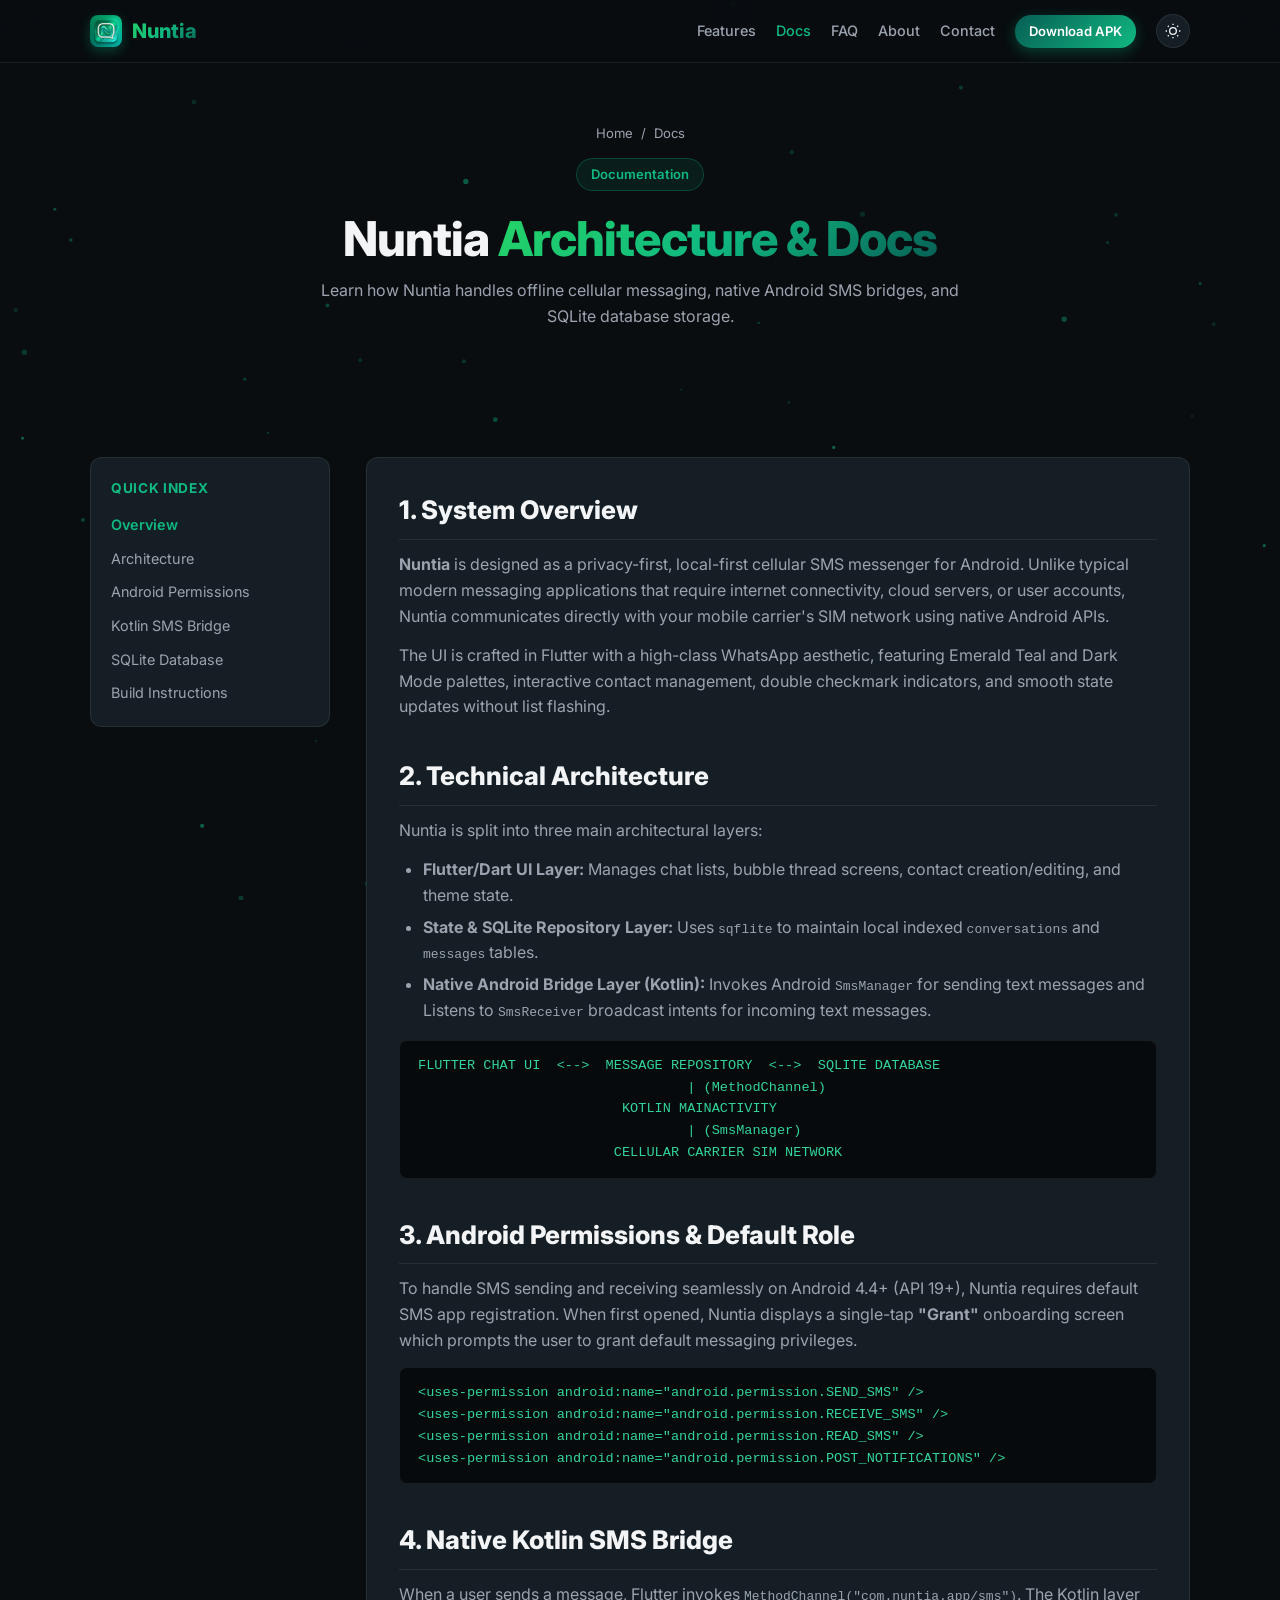
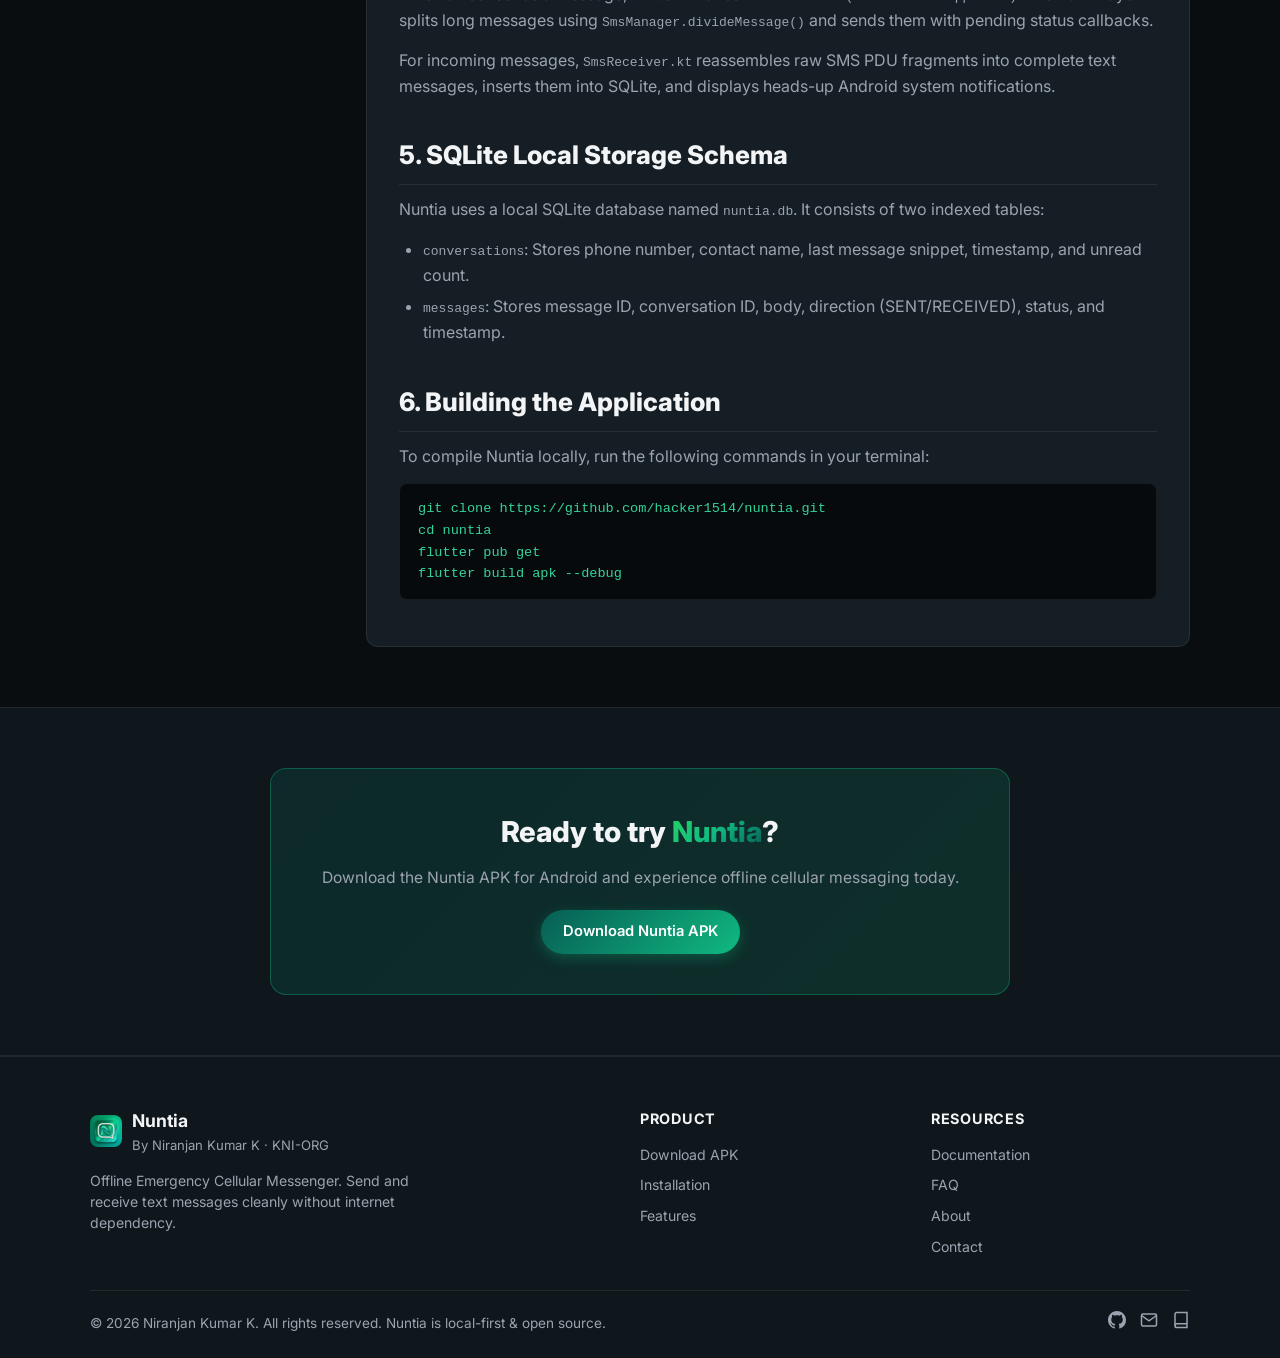
<file: docs.html>
<!DOCTYPE html>
<html lang="en" data-theme="dark">
<head>
  <meta charset="UTF-8">
  <meta name="viewport" content="width=device-width, initial-scale=1.0">
  <meta name="description" content="Documentation for Nuntia — Modern WhatsApp-Style Cellular SMS Messenger for Android built with Flutter, Dart, and Kotlin.">
  <meta name="keywords" content="Nuntia, Documentation, Architecture, Setup, Flutter, Kotlin, Android, SMS">
  <meta name="author" content="Niranjan Kumar K">
  <meta name="theme-color" content="#10b981">
  <meta property="og:title" content="Documentation — Nuntia Cellular Messenger">
  <meta property="og:description" content="Learn about Nuntia's architecture, native Kotlin SMS integration, SQLite database, and Android permissions setup.">
  <meta property="og:type" content="website">
  <title>Documentation — Nuntia</title>
  <link rel="icon" type="image/png" href="assets/images/logo.png">
  <link rel="preconnect" href="https://fonts.googleapis.com">
  <link rel="preconnect" href="https://fonts.gstatic.com" crossorigin>
  <link href="https://fonts.googleapis.com/css2?family=Inter:wght@400;500;600;700;800&family=JetBrains+Mono:wght@400;500;600&display=swap" rel="stylesheet">
  <link rel="stylesheet" href="css/styles.css">
</head>
<body>
  <!-- Loading Screen -->
  <div id="loader" class="loader" aria-hidden="true">
    <div class="loader__content">
      <img src="assets/images/logo.png" alt="Nuntia logo" class="loader__logo" width="64" height="64">
      <div class="loader__spinner"></div>
      <p class="loader__text">Loading Nuntia Docs</p>
    </div>
  </div>

  <!-- Particles Background -->
  <canvas id="particles" aria-hidden="true"></canvas>

  <!-- Scroll Progress -->
  <div class="scroll-progress" aria-hidden="true">
    <div class="scroll-progress__bar" id="scrollProgress"></div>
  </div>

  <!-- Header -->
  <header class="header" id="header">
    <nav class="nav container" aria-label="Main navigation">
      <a href="index.html" class="nav__brand">
        <img src="assets/images/logo.png" alt="Nuntia logo" width="32" height="32">
        <span class="gradient-text">Nuntia</span>
      </a>
      <button class="nav__toggle" id="navToggle" aria-label="Toggle menu" aria-expanded="false">
        <span></span><span></span><span></span>
      </button>
      <ul class="nav__menu" id="navMenu">
        <li><a href="features.html" class="nav__link">Features</a></li>
        <li><a href="docs.html" class="nav__link active">Docs</a></li>
        <li><a href="faq.html" class="nav__link">FAQ</a></li>
        <li><a href="about.html" class="nav__link">About</a></li>
        <li><a href="contact.html" class="nav__link">Contact</a></li>
        <li class="nav__cta">
          <a href="https://github.com/hacker1514/nuntia/releases/download/v1.0.0/nuntia.apk" class="btn btn--primary btn--sm ripple" download>Download APK</a>
        </li>
        <li>
          <button class="theme-toggle" id="themeToggle" aria-label="Toggle dark/light mode">
            <svg class="icon-sun" xmlns="http://www.w3.org/2000/svg" viewBox="0 0 24 24" fill="none" stroke="currentColor" stroke-width="2"><circle cx="12" cy="12" r="5"/><path d="M12 1v2M12 21v2M4.22 4.22l1.42 1.42M18.36 18.36l1.42 1.42M1 12h2M21 12h2M4.22 19.78l1.42-1.42M18.36 5.64l1.42-1.42"/></svg>
            <svg class="icon-moon" xmlns="http://www.w3.org/2000/svg" viewBox="0 0 24 24" fill="none" stroke="currentColor" stroke-width="2"><path d="M21 12.79A9 9 0 1 1 11.21 3 7 7 0 0 0 21 12.79z"/></svg>
          </button>
        </li>
      </ul>
    </nav>
  </header>

  <main>
    <section class="page-hero">
      <div class="page-hero__grid" aria-hidden="true"></div>
      <div class="container">
        <nav class="breadcrumb" aria-label="Breadcrumb">
          <a href="index.html">Home</a><span class="sep">/</span><span>Docs</span>
        </nav>
        <div class="page-hero__badge reveal">Documentation</div>
        <h1 class="reveal">Nuntia <span class="gradient-text">Architecture &amp; Docs</span></h1>
        <p class="reveal">Learn how Nuntia handles offline cellular messaging, native Android SMS bridges, and SQLite database storage.</p>
      </div>
    </section>

    <section class="section">
      <div class="container">
        <div class="docs-layout">
          <!-- Sidebar -->
          <aside class="docs-sidebar glass">
            <h3>Quick Index</h3>
            <ul class="docs-nav">
              <li><a href="#overview" class="active">Overview</a></li>
              <li><a href="#architecture">Architecture</a></li>
              <li><a href="#permissions">Android Permissions</a></li>
              <li><a href="#kotlin-bridge">Kotlin SMS Bridge</a></li>
              <li><a href="#database">SQLite Database</a></li>
              <li><a href="#build-guide">Build Instructions</a></li>
            </ul>
          </aside>

          <!-- Main Content -->
          <div class="docs-content glass">
            <!-- Overview -->
            <section id="overview" class="docs-section">
              <h2>1. System Overview</h2>
              <p>
                <strong>Nuntia</strong> is designed as a privacy-first, local-first cellular SMS messenger for Android.
                Unlike typical modern messaging applications that require internet connectivity, cloud servers, or user accounts,
                Nuntia communicates directly with your mobile carrier's SIM network using native Android APIs.
              </p>
              <p>
                The UI is crafted in Flutter with a high-class WhatsApp aesthetic, featuring Emerald Teal and Dark Mode palettes,
                interactive contact management, double checkmark indicators, and smooth state updates without list flashing.
              </p>
            </section>

            <!-- Architecture -->
            <section id="architecture" class="docs-section">
              <h2>2. Technical Architecture</h2>
              <p>Nuntia is split into three main architectural layers:</p>
              <ul>
                <li><strong>Flutter/Dart UI Layer:</strong> Manages chat lists, bubble thread screens, contact creation/editing, and theme state.</li>
                <li><strong>State &amp; SQLite Repository Layer:</strong> Uses <code>sqflite</code> to maintain local indexed <code>conversations</code> and <code>messages</code> tables.</li>
                <li><strong>Native Android Bridge Layer (Kotlin):</strong> Invokes Android <code>SmsManager</code> for sending text messages and Listens to <code>SmsReceiver</code> broadcast intents for incoming text messages.</li>
              </ul>
              <div class="code-block">
                <pre>FLUTTER CHAT UI  <-->  MESSAGE REPOSITORY  <-->  SQLITE DATABASE
                                 | (MethodChannel)
                         KOTLIN MAINACTIVITY
                                 | (SmsManager)
                        CELLULAR CARRIER SIM NETWORK</pre>
              </div>
            </section>

            <!-- Permissions -->
            <section id="permissions" class="docs-section">
              <h2>3. Android Permissions &amp; Default Role</h2>
              <p>
                To handle SMS sending and receiving seamlessly on Android 4.4+ (API 19+), Nuntia requires default SMS app registration.
                When first opened, Nuntia displays a single-tap <strong>"Grant"</strong> onboarding screen which prompts the user to grant default messaging privileges.
              </p>
              <div class="code-block">
                <pre>&lt;uses-permission android:name="android.permission.SEND_SMS" /&gt;
&lt;uses-permission android:name="android.permission.RECEIVE_SMS" /&gt;
&lt;uses-permission android:name="android.permission.READ_SMS" /&gt;
&lt;uses-permission android:name="android.permission.POST_NOTIFICATIONS" /&gt;</pre>
              </div>
            </section>

            <!-- Kotlin Bridge -->
            <section id="kotlin-bridge" class="docs-section">
              <h2>4. Native Kotlin SMS Bridge</h2>
              <p>
                When a user sends a message, Flutter invokes <code>MethodChannel("com.nuntia.app/sms")</code>.
                The Kotlin layer splits long messages using <code>SmsManager.divideMessage()</code> and sends them with pending status callbacks.
              </p>
              <p>
                For incoming messages, <code>SmsReceiver.kt</code> reassembles raw SMS PDU fragments into complete text messages, inserts them into SQLite, and displays heads-up Android system notifications.
              </p>
            </section>

            <!-- Database -->
            <section id="database" class="docs-section">
              <h2>5. SQLite Local Storage Schema</h2>
              <p>Nuntia uses a local SQLite database named <code>nuntia.db</code>. It consists of two indexed tables:</p>
              <ul>
                <li><code>conversations</code>: Stores phone number, contact name, last message snippet, timestamp, and unread count.</li>
                <li><code>messages</code>: Stores message ID, conversation ID, body, direction (SENT/RECEIVED), status, and timestamp.</li>
              </ul>
            </section>

            <!-- Build Guide -->
            <section id="build-guide" class="docs-section">
              <h2>6. Building the Application</h2>
              <p>To compile Nuntia locally, run the following commands in your terminal:</p>
              <div class="code-block">
                <pre>git clone https://github.com/hacker1514/nuntia.git
cd nuntia
flutter pub get
flutter build apk --debug</pre>
              </div>
            </section>
          </div>
        </div>
      </div>
    </section>

    <!-- CTA Banner -->
    <section class="section section--alt">
      <div class="container">
        <div class="cta-banner glass reveal">
          <h2>Ready to try <span class="gradient-text">Nuntia</span>?</h2>
          <p>Download the Nuntia APK for Android and experience offline cellular messaging today.</p>
          <a href="https://github.com/hacker1514/nuntia/releases/download/v1.0.0/nuntia.apk" class="btn btn--primary btn--lg ripple" download>Download Nuntia APK</a>
        </div>
      </div>
    </section>
  </main>

  <!-- Footer -->
  <footer class="footer">
    <div class="container">
      <div class="footer__inner">
        <div>
          <div class="footer__brand">
            <img src="assets/images/logo.png" alt="Nuntia logo" width="32" height="32">
            <div>
              <strong>Nuntia</strong>
              <p>By Niranjan Kumar K · KNI-ORG</p>
            </div>
          </div>
          <p class="footer__desc">Offline Emergency Cellular Messenger. Send and receive text messages cleanly without internet dependency.</p>
        </div>
        <div>
          <h4 class="footer__heading">Product</h4>
          <div class="footer__links">
            <a href="https://github.com/hacker1514/nuntia/releases/download/v1.0.0/nuntia.apk" download>Download APK</a>
            <a href="install.html">Installation</a>
            <a href="features.html">Features</a>
          </div>
        </div>
        <div>
          <h4 class="footer__heading">Resources</h4>
          <div class="footer__links">
            <a href="docs.html">Documentation</a>
            <a href="faq.html">FAQ</a>
            <a href="about.html">About</a>
            <a href="contact.html">Contact</a>
          </div>
        </div>
      </div>
      <div class="footer__bottom">
        <p>&copy; 2026 Niranjan Kumar K. All rights reserved. Nuntia is local-first &amp; open source.</p>
        <div class="footer__socials">
          <a href="https://github.com/hacker1514/nuntia" target="_blank" rel="noopener noreferrer" aria-label="GitHub">
            <svg xmlns="http://www.w3.org/2000/svg" viewBox="0 0 24 24" fill="currentColor"><path d="M12 0C5.37 0 0 5.37 0 12c0 5.31 3.435 9.795 8.205 11.385.6.105.825-.255.825-.57 0-.285-.015-1.23-.015-2.235-3.015.555-3.795-.735-4.035-1.395-.135-.345-.72-1.395-1.23-1.695-.42-.225-1.02-.78-.015-.795.945-.015 1.62.87 1.845 1.23 1.08 1.815 2.805 1.305 3.495.99.105-.78.42-1.305.765-1.605-2.67-.3-5.46-1.335-5.46-5.925 0-1.305.465-2.385 1.23-3.225-.12-.3-.54-1.53.12-3.18 0 0 1.005-.315 3.3 1.23.96-.27 1.98-.405 3-.405s2.04.135 3 .405c2.295-1.56 3.3-1.23 3.3-1.23.66 1.65.24 2.88.12 3.18.765.84 1.23 1.905 1.23 3.225 0 4.605-2.805 5.625-5.475 5.925.435.375.81 1.095.81 2.22 0 1.605-.015 2.895-.015 3.3 0 .315.225.69.825.57A12.02 12.02 0 0 0 24 12c0-6.63-5.37-12-12-12z"/></svg>
          </a>
          <a href="mailto:hackerenvironment1514@gmail.com" aria-label="Email">
            <svg xmlns="http://www.w3.org/2000/svg" viewBox="0 0 24 24" fill="none" stroke="currentColor" stroke-width="2"><path d="M4 4h16c1.1 0 2 .9 2 2v12c0 1.1-.9 2-2 2H4c-1.1 0-2-.9-2-2V6c0-1.1.9-2 2-2z"/><polyline points="22,6 12,13 2,6"/></svg>
          </a>
          <a href="docs.html" aria-label="Documentation">
            <svg xmlns="http://www.w3.org/2000/svg" viewBox="0 0 24 24" fill="none" stroke="currentColor" stroke-width="2"><path d="M4 19.5A2.5 2.5 0 0 1 6.5 17H20"/><path d="M6.5 2H20v20H6.5A2.5 2.5 0 0 1 4 19.5v-15A2.5 2.5 0 0 1 6.5 2z"/></svg>
          </a>
        </div>
      </div>
    </div>
  </footer>

  <button class="back-to-top" id="backToTop" aria-label="Back to top">
    <svg xmlns="http://www.w3.org/2000/svg" viewBox="0 0 24 24" fill="none" stroke="currentColor" stroke-width="2"><polyline points="18 15 12 9 6 15"/></svg>
  </button>
  <div class="toast" id="toast" role="status" aria-live="polite"></div>

  <script src="js/main.js"></script>
</body>
</html>
</file>
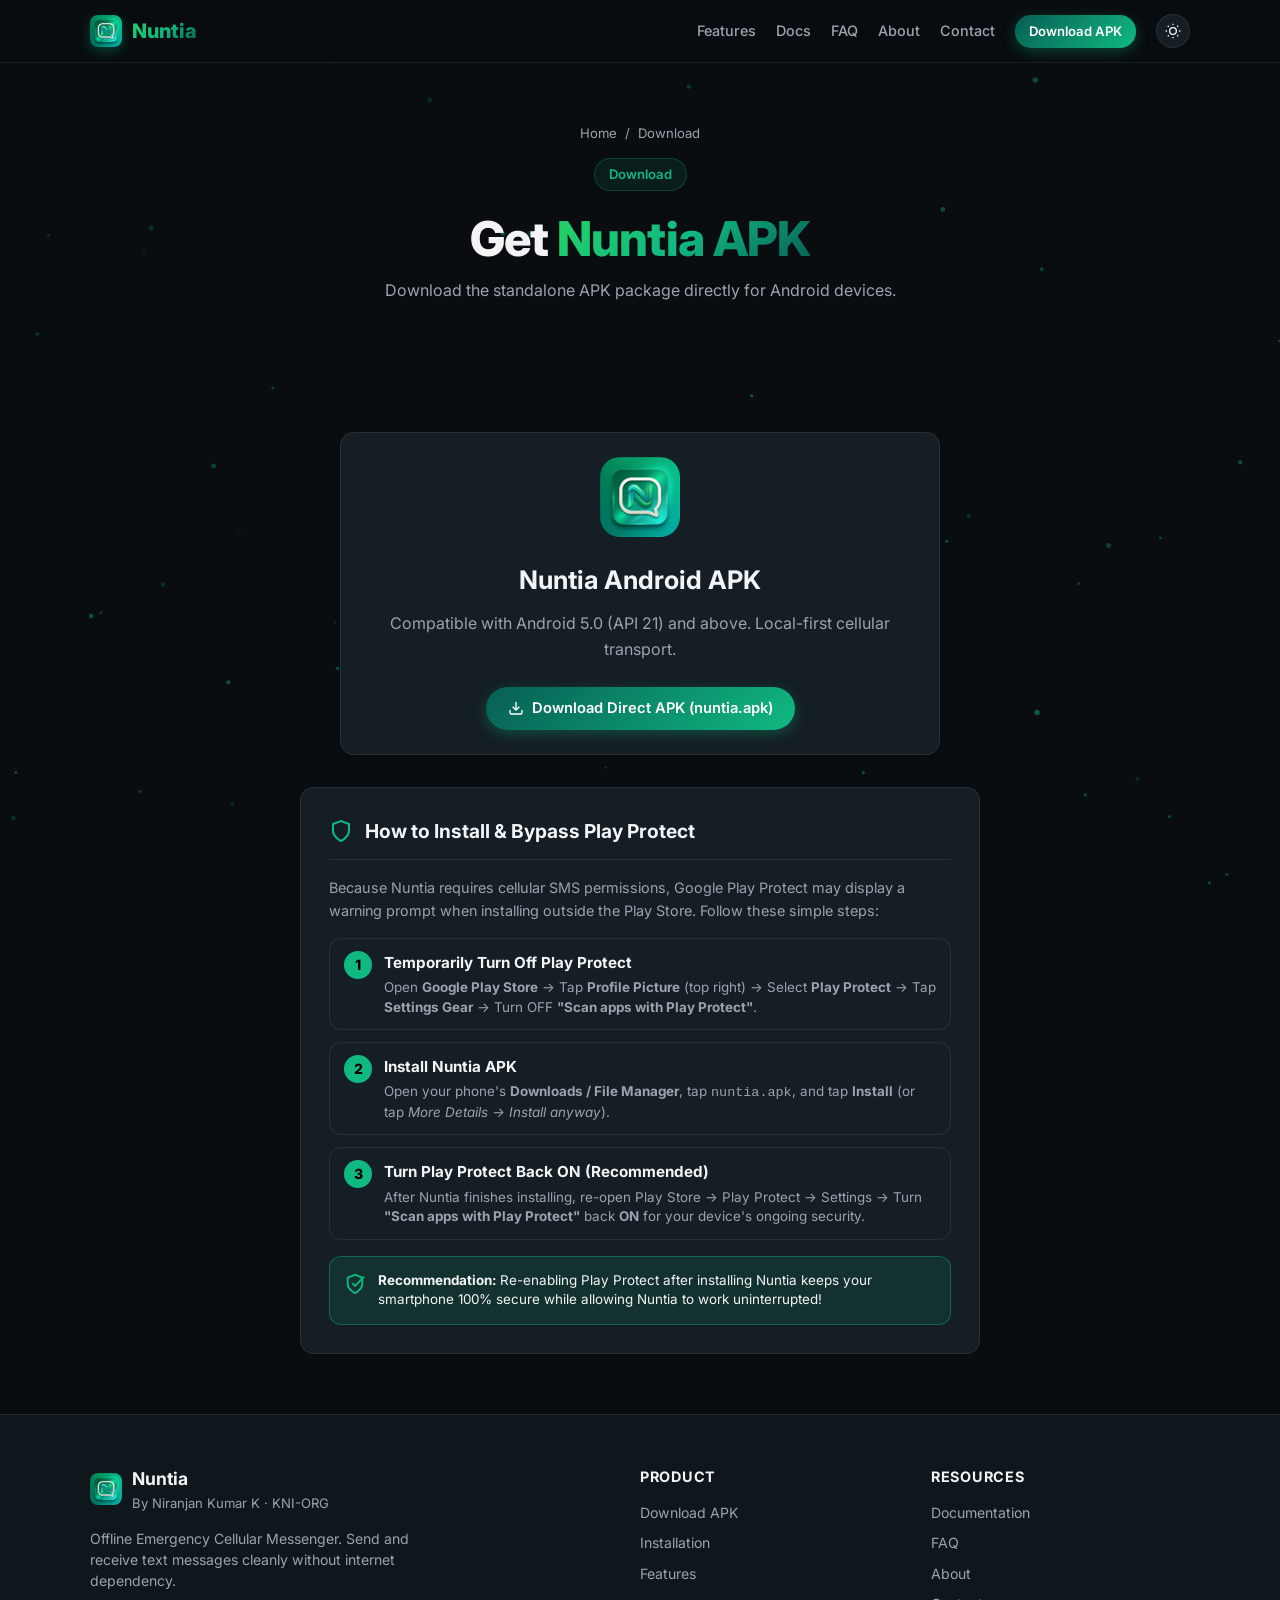
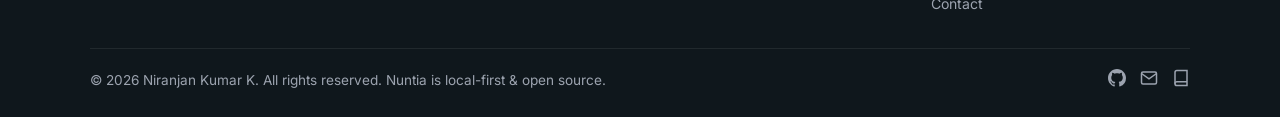
<file: download.html>
<!DOCTYPE html>
<html lang="en" data-theme="dark">
<head>
  <meta charset="UTF-8">
  <meta name="viewport" content="width=device-width, initial-scale=1.0">
  <meta name="description" content="Download Nuntia for Android. Modern WhatsApp-Style Cellular SMS Messenger built with Flutter, Dart, and Kotlin.">
  <title>Download — Nuntia</title>
  <link rel="icon" type="image/png" href="assets/images/logo.png">
  <link rel="preconnect" href="https://fonts.googleapis.com">
  <link rel="preconnect" href="https://fonts.gstatic.com" crossorigin>
  <link href="https://fonts.googleapis.com/css2?family=Inter:wght@400;500;600;700;800&family=JetBrains+Mono:wght@400;500;600&display=swap" rel="stylesheet">
  <link rel="stylesheet" href="css/styles.css">
</head>
<body>
  <div id="loader" class="loader" aria-hidden="true">
    <div class="loader__content">
      <img src="assets/images/logo.png" alt="Nuntia logo" class="loader__logo" width="64" height="64">
      <div class="loader__spinner"></div>
      <p class="loader__text">Loading Nuntia</p>
    </div>
  </div>
  <canvas id="particles" aria-hidden="true"></canvas>
  <div class="scroll-progress" aria-hidden="true"><div class="scroll-progress__bar" id="scrollProgress"></div></div>

  <header class="header" id="header">
    <nav class="nav container" aria-label="Main navigation">
      <a href="index.html" class="nav__brand">
        <img src="assets/images/logo.png" alt="Nuntia logo" width="32" height="32">
        <span class="gradient-text">Nuntia</span>
      </a>
      <button class="nav__toggle" id="navToggle" aria-label="Toggle menu" aria-expanded="false">
        <span></span><span></span><span></span>
      </button>
      <ul class="nav__menu" id="navMenu">
        <li><a href="features.html" class="nav__link">Features</a></li>
        <li><a href="docs.html" class="nav__link">Docs</a></li>
        <li><a href="faq.html" class="nav__link">FAQ</a></li>
        <li><a href="about.html" class="nav__link">About</a></li>
        <li><a href="contact.html" class="nav__link">Contact</a></li>
        <li class="nav__cta">
          <a href="https://github.com/hacker1514/nuntia/releases/download/v1.0.0/nuntia.apk" class="btn btn--primary btn--sm ripple" download>Download APK</a>
        </li>
        <li>
          <button class="theme-toggle" id="themeToggle" aria-label="Toggle dark/light mode">
            <svg class="icon-sun" xmlns="http://www.w3.org/2000/svg" viewBox="0 0 24 24" fill="none" stroke="currentColor" stroke-width="2"><circle cx="12" cy="12" r="5"/><path d="M12 1v2M12 21v2M4.22 4.22l1.42 1.42M18.36 18.36l1.42 1.42M1 12h2M21 12h2M4.22 19.78l1.42-1.42M18.36 5.64l1.42-1.42"/></svg>
            <svg class="icon-moon" xmlns="http://www.w3.org/2000/svg" viewBox="0 0 24 24" fill="none" stroke="currentColor" stroke-width="2"><path d="M21 12.79A9 9 0 1 1 11.21 3 7 7 0 0 0 21 12.79z"/></svg>
          </button>
        </li>
      </ul>
    </nav>
  </header>

  <main>
    <section class="page-hero">
      <div class="page-hero__grid" aria-hidden="true"></div>
      <div class="container">
        <nav class="breadcrumb" aria-label="Breadcrumb">
          <a href="index.html">Home</a><span class="sep">/</span><span>Download</span>
        </nav>
        <div class="page-hero__badge reveal">Download</div>
        <h1 class="reveal">Get <span class="gradient-text">Nuntia APK</span></h1>
        <p class="reveal">Download the standalone APK package directly for Android devices.</p>
      </div>
    </section>

    <section class="section">
      <div class="container">
        <div class="glass reveal" style="max-width: 600px; margin: 0 auto; text-align: center;">
          <img src="assets/images/logo.png" alt="Nuntia" style="width: 80px; height: 80px; border-radius: 20px; margin-bottom: 16px;">
          <h2 style="font-size: 1.6rem; margin-bottom: 10px;">Nuntia Android APK</h2>
          <p style="color: var(--text-dim); margin-bottom: 24px;">Compatible with Android 5.0 (API 21) and above. Local-first cellular transport.</p>
          <a href="https://github.com/hacker1514/nuntia/releases/download/v1.0.0/nuntia.apk" class="btn btn--primary btn--lg ripple" download>
            <svg xmlns="http://www.w3.org/2000/svg" viewBox="0 0 24 24" fill="none" stroke="currentColor" stroke-width="2"><path d="M21 15v4a2 2 0 0 1-2 2H5a2 2 0 0 1-2-2v-4"/><polyline points="7 10 12 15 17 10"/><line x1="12" y1="15" x2="12" y2="3"/></svg>
            Download Direct APK (nuntia.apk)
          </a>
        </div>

        <!-- Play Protect & Installation Guide Card -->
        <div class="glass reveal" style="max-width: 680px; margin: 32px auto 0; text-align: left; padding: 28px;">
          <div style="display: flex; align-items: center; gap: 12px; margin-bottom: 16px; border-bottom: 1px solid var(--panel-border); padding-bottom: 12px;">
            <svg xmlns="http://www.w3.org/2000/svg" width="24" height="24" viewBox="0 0 24 24" fill="none" stroke="var(--primary)" stroke-width="2"><path d="M12 22s8-4 8-10V5l-8-3-8 3v7c0 6 8 10 8 10z"/></svg>
            <h3 style="font-size: 1.2rem; font-weight: 700; margin: 0; color: var(--text);">How to Install & Bypass Play Protect</h3>
          </div>

          <p style="font-size: 0.9rem; color: var(--text-dim); margin-bottom: 16px;">
            Because Nuntia requires cellular SMS permissions, Google Play Protect may display a warning prompt when installing outside the Play Store. Follow these simple steps:
          </p>

          <div class="protect-step-list">
            <div class="protect-step-item">
              <div class="protect-step-num">1</div>
              <div class="protect-step-content">
                <h4>Temporarily Turn Off Play Protect</h4>
                <p>Open <strong>Google Play Store</strong> &rarr; Tap <strong>Profile Picture</strong> (top right) &rarr; Select <strong>Play Protect</strong> &rarr; Tap <strong>Settings Gear</strong> &rarr; Turn OFF <strong>"Scan apps with Play Protect"</strong>.</p>
              </div>
            </div>

            <div class="protect-step-item">
              <div class="protect-step-num">2</div>
              <div class="protect-step-content">
                <h4>Install Nuntia APK</h4>
                <p>Open your phone's <strong>Downloads / File Manager</strong>, tap <code>nuntia.apk</code>, and tap <strong>Install</strong> (or tap <em>More Details &rarr; Install anyway</em>).</p>
              </div>
            </div>

            <div class="protect-step-item">
              <div class="protect-step-num">3</div>
              <div class="protect-step-content">
                <h4>Turn Play Protect Back ON (Recommended)</h4>
                <p>After Nuntia finishes installing, re-open Play Store &rarr; Play Protect &rarr; Settings &rarr; Turn <strong>"Scan apps with Play Protect"</strong> back <strong>ON</strong> for your device's ongoing security.</p>
              </div>
            </div>
          </div>

          <div class="recommend-box">
            <svg xmlns="http://www.w3.org/2000/svg" width="22" height="22" viewBox="0 0 24 24" fill="none" stroke="currentColor" stroke-width="2"><path d="M12 22s8-4 8-10V5l-8-3-8 3v7c0 6 8 10 8 10z"/><polyline points="9 11 12 14 22 4"/></svg>
            <p><strong>Recommendation:</strong> Re-enabling Play Protect after installing Nuntia keeps your smartphone 100% secure while allowing Nuntia to work uninterrupted!</p>
          </div>
        </div>
      </div>
    </section>
  </main>

  <footer class="footer">
    <div class="container">
      <div class="footer__inner">
        <div>
          <div class="footer__brand">
            <img src="assets/images/logo.png" alt="Nuntia logo" width="32" height="32">
            <div>
              <strong>Nuntia</strong>
              <p>By Niranjan Kumar K · KNI-ORG</p>
            </div>
          </div>
          <p class="footer__desc">Offline Emergency Cellular Messenger. Send and receive text messages cleanly without internet dependency.</p>
        </div>
        <div>
          <h4 class="footer__heading">Product</h4>
          <div class="footer__links">
            <a href="https://github.com/hacker1514/nuntia/releases/download/v1.0.0/nuntia.apk" download>Download APK</a>
            <a href="install.html">Installation</a>
            <a href="features.html">Features</a>
          </div>
        </div>
        <div>
          <h4 class="footer__heading">Resources</h4>
          <div class="footer__links">
            <a href="docs.html">Documentation</a>
            <a href="faq.html">FAQ</a>
            <a href="about.html">About</a>
            <a href="contact.html">Contact</a>
          </div>
        </div>
      </div>
      <div class="footer__bottom">
        <p>&copy; 2026 Niranjan Kumar K. All rights reserved. Nuntia is local-first &amp; open source.</p>
        <div class="footer__socials">
          <a href="https://github.com/hacker1514/nuntia" target="_blank" rel="noopener noreferrer" aria-label="GitHub">
            <svg xmlns="http://www.w3.org/2000/svg" viewBox="0 0 24 24" fill="currentColor"><path d="M12 0C5.37 0 0 5.37 0 12c0 5.31 3.435 9.795 8.205 11.385.6.105.825-.255.825-.57 0-.285-.015-1.23-.015-2.235-3.015.555-3.795-.735-4.035-1.395-.135-.345-.72-1.395-1.23-1.695-.42-.225-1.02-.78-.015-.795.945-.015 1.62.87 1.845 1.23 1.08 1.815 2.805 1.305 3.495.99.105-.78.42-1.305.765-1.605-2.67-.3-5.46-1.335-5.46-5.925 0-1.305.465-2.385 1.23-3.225-.12-.3-.54-1.53.12-3.18 0 0 1.005-.315 3.3 1.23.96-.27 1.98-.405 3-.405s2.04.135 3 .405c2.295-1.56 3.3-1.23 3.3-1.23.66 1.65.24 2.88.12 3.18.765.84 1.23 1.905 1.23 3.225 0 4.605-2.805 5.625-5.475 5.925.435.375.81 1.095.81 2.22 0 1.605-.015 2.895-.015 3.3 0 .315.225.69.825.57A12.02 12.02 0 0 0 24 12c0-6.63-5.37-12-12-12z"/></svg>
          </a>
          <a href="mailto:hackerenvironment1514@gmail.com" aria-label="Email">
            <svg xmlns="http://www.w3.org/2000/svg" viewBox="0 0 24 24" fill="none" stroke="currentColor" stroke-width="2"><path d="M4 4h16c1.1 0 2 .9 2 2v12c0 1.1-.9 2-2 2H4c-1.1 0-2-.9-2-2V6c0-1.1.9-2 2-2z"/><polyline points="22,6 12,13 2,6"/></svg>
          </a>
          <a href="docs.html" aria-label="Documentation">
            <svg xmlns="http://www.w3.org/2000/svg" viewBox="0 0 24 24" fill="none" stroke="currentColor" stroke-width="2"><path d="M4 19.5A2.5 2.5 0 0 1 6.5 17H20"/><path d="M6.5 2H20v20H6.5A2.5 2.5 0 0 1 4 19.5v-15A2.5 2.5 0 0 1 6.5 2z"/></svg>
          </a>
        </div>
      </div>
    </div>
  </footer>

  <button class="back-to-top" id="backToTop" aria-label="Back to top">
    <svg xmlns="http://www.w3.org/2000/svg" viewBox="0 0 24 24" fill="none" stroke="currentColor" stroke-width="2"><polyline points="18 15 12 9 6 15"/></svg>
  </button>
  <div class="toast" id="toast" role="status" aria-live="polite"></div>

  <script src="js/main.js"></script>
</body>
</html>
</file>
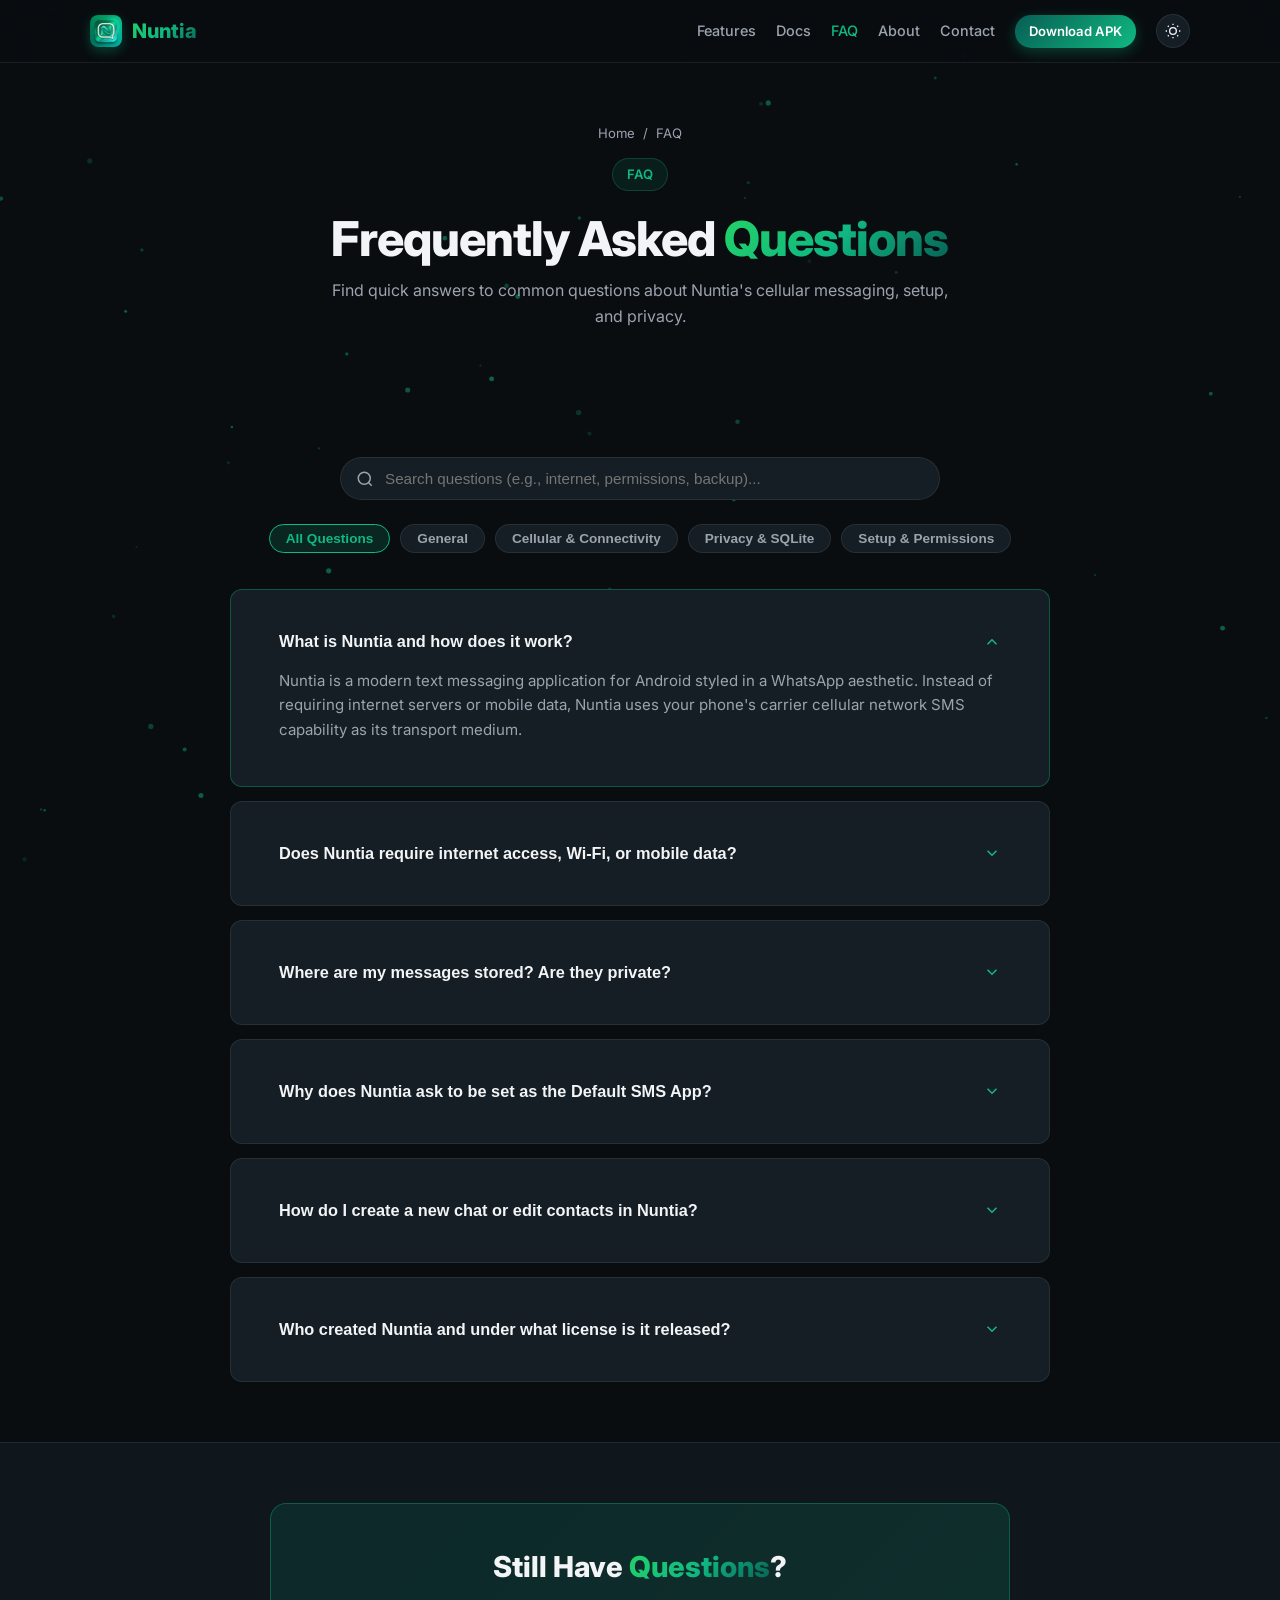
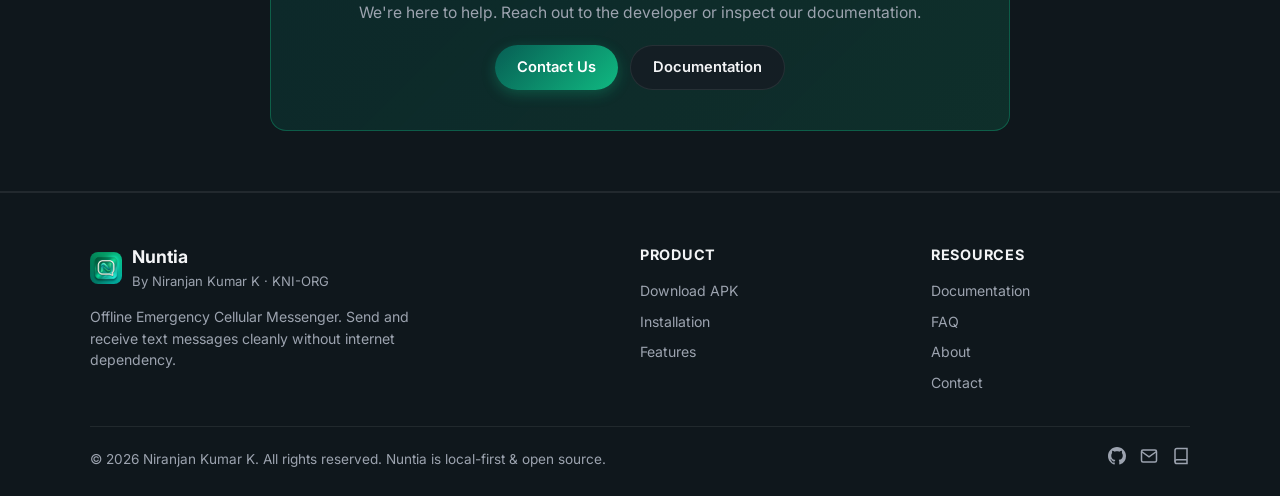
<file: faq.html>
<!DOCTYPE html>
<html lang="en" data-theme="dark">
<head>
  <meta charset="UTF-8">
  <meta name="viewport" content="width=device-width, initial-scale=1.0">
  <meta name="description" content="Frequently Asked Questions about Nuntia — Modern WhatsApp-Style Cellular SMS Messenger for Android.">
  <title>FAQ — Nuntia</title>
  <link rel="icon" type="image/png" href="assets/images/logo.png">
  <link rel="preconnect" href="https://fonts.googleapis.com">
  <link rel="preconnect" href="https://fonts.gstatic.com" crossorigin>
  <link href="https://fonts.googleapis.com/css2?family=Inter:wght@400;500;600;700;800&family=JetBrains+Mono:wght@400;500;600&display=swap" rel="stylesheet">
  <link rel="stylesheet" href="css/styles.css">
</head>
<body>
  <!-- Loading Screen -->
  <div id="loader" class="loader" aria-hidden="true">
    <div class="loader__content">
      <img src="assets/images/logo.png" alt="Nuntia logo" class="loader__logo" width="64" height="64">
      <div class="loader__spinner"></div>
      <p class="loader__text">Loading Nuntia</p>
    </div>
  </div>
  <canvas id="particles" aria-hidden="true"></canvas>
  <div class="scroll-progress" aria-hidden="true"><div class="scroll-progress__bar" id="scrollProgress"></div></div>

  <!-- Header -->
  <header class="header" id="header">
    <nav class="nav container" aria-label="Main navigation">
      <a href="index.html" class="nav__brand">
        <img src="assets/images/logo.png" alt="Nuntia logo" width="32" height="32">
        <span class="gradient-text">Nuntia</span>
      </a>
      <button class="nav__toggle" id="navToggle" aria-label="Toggle menu" aria-expanded="false">
        <span></span><span></span><span></span>
      </button>
      <ul class="nav__menu" id="navMenu">
        <li><a href="features.html" class="nav__link">Features</a></li>
        <li><a href="docs.html" class="nav__link">Docs</a></li>
        <li><a href="faq.html" class="nav__link active">FAQ</a></li>
        <li><a href="about.html" class="nav__link">About</a></li>
        <li><a href="contact.html" class="nav__link">Contact</a></li>
        <li class="nav__cta">
          <a href="https://github.com/hacker1514/nuntia/releases/download/v1.0.0/nuntia.apk" class="btn btn--primary btn--sm ripple" download>Download APK</a>
        </li>
        <li>
          <button class="theme-toggle" id="themeToggle" aria-label="Toggle dark/light mode">
            <svg class="icon-sun" xmlns="http://www.w3.org/2000/svg" viewBox="0 0 24 24" fill="none" stroke="currentColor" stroke-width="2"><circle cx="12" cy="12" r="5"/><path d="M12 1v2M12 21v2M4.22 4.22l1.42 1.42M18.36 18.36l1.42 1.42M1 12h2M21 12h2M4.22 19.78l1.42-1.42M18.36 5.64l1.42-1.42"/></svg>
            <svg class="icon-moon" xmlns="http://www.w3.org/2000/svg" viewBox="0 0 24 24" fill="none" stroke="currentColor" stroke-width="2"><path d="M21 12.79A9 9 0 1 1 11.21 3 7 7 0 0 0 21 12.79z"/></svg>
          </button>
        </li>
      </ul>
    </nav>
  </header>

  <main>
    <!-- Page Hero -->
    <section class="page-hero">
      <div class="page-hero__grid" aria-hidden="true"></div>
      <div class="container">
        <nav class="breadcrumb" aria-label="Breadcrumb">
          <a href="index.html">Home</a><span class="sep">/</span><span>FAQ</span>
        </nav>
        <div class="page-hero__badge reveal">FAQ</div>
        <h1 class="reveal">Frequently Asked <span class="gradient-text">Questions</span></h1>
        <p class="reveal">Find quick answers to common questions about Nuntia's cellular messaging, setup, and privacy.</p>
      </div>
    </section>

    <!-- FAQ Search & Filter Pills Section -->
    <section class="section">
      <div class="container">
        <!-- Search Input -->
        <div class="faq-search-box reveal">
          <svg class="faq-search-icon" xmlns="http://www.w3.org/2000/svg" viewBox="0 0 24 24" fill="none" stroke="currentColor" stroke-width="2"><circle cx="11" cy="11" r="8"/><line x1="21" y1="21" x2="16.65" y2="16.65"/></svg>
          <input type="text" id="faqSearch" class="faq-search-input" placeholder="Search questions (e.g., internet, permissions, backup)...">
        </div>

        <!-- Filter Pills -->
        <div class="faq-filters reveal">
          <button class="faq-filter-btn active" data-category="all">All Questions</button>
          <button class="faq-filter-btn" data-category="general">General</button>
          <button class="faq-filter-btn" data-category="cellular">Cellular &amp; Connectivity</button>
          <button class="faq-filter-btn" data-category="privacy">Privacy &amp; SQLite</button>
          <button class="faq-filter-btn" data-category="setup">Setup &amp; Permissions</button>
        </div>

        <!-- Accordion Container -->
        <div class="faq-accordion">
          <!-- Item 1 -->
          <div class="faq-item glass reveal active" data-category="general">
            <button class="faq-question">
              <span>What is Nuntia and how does it work?</span>
              <svg class="faq-chevron" xmlns="http://www.w3.org/2000/svg" viewBox="0 0 24 24" fill="none" stroke="currentColor" stroke-width="2"><polyline points="6 9 12 15 18 9"/></svg>
            </button>
            <div class="faq-answer">
              <p>
                Nuntia is a modern text messaging application for Android styled in a WhatsApp aesthetic.
                Instead of requiring internet servers or mobile data, Nuntia uses your phone's carrier cellular network SMS capability as its transport medium.
              </p>
            </div>
          </div>

          <!-- Item 2 -->
          <div class="faq-item glass reveal" data-category="cellular">
            <button class="faq-question">
              <span>Does Nuntia require internet access, Wi-Fi, or mobile data?</span>
              <svg class="faq-chevron" xmlns="http://www.w3.org/2000/svg" viewBox="0 0 24 24" fill="none" stroke="currentColor" stroke-width="2"><polyline points="6 9 12 15 18 9"/></svg>
            </button>
            <div class="faq-answer">
              <p>
                No. Nuntia is 100% offline-capable. It sends and receives messages over your mobile operator's cell towers using SMS protocols. It works in emergency situations, remote regions, and network dead zones where mobile internet is unavailable.
              </p>
            </div>
          </div>

          <!-- Item 3 -->
          <div class="faq-item glass reveal" data-category="privacy">
            <button class="faq-question">
              <span>Where are my messages stored? Are they private?</span>
              <svg class="faq-chevron" xmlns="http://www.w3.org/2000/svg" viewBox="0 0 24 24" fill="none" stroke="currentColor" stroke-width="2"><polyline points="6 9 12 15 18 9"/></svg>
            </button>
            <div class="faq-answer">
              <p>
                All messages and contact lists are stored locally on your device in indexed SQLite database tables (<code>sqflite</code>).
                Nuntia has zero cloud backends, zero external analytics trackers, and zero telemetry collection.
              </p>
            </div>
          </div>

          <!-- Item 4 -->
          <div class="faq-item glass reveal" data-category="setup">
            <button class="faq-question">
              <span>Why does Nuntia ask to be set as the Default SMS App?</span>
              <svg class="faq-chevron" xmlns="http://www.w3.org/2000/svg" viewBox="0 0 24 24" fill="none" stroke="currentColor" stroke-width="2"><polyline points="6 9 12 15 18 9"/></svg>
            </button>
            <div class="faq-answer">
              <p>
                Starting with Android 4.4 (KitKat), the Android OS requires messaging applications to hold the Default SMS App role in order to intercept incoming <code>SMS_RECEIVED</code> broadcasts automatically and send background responses seamlessly.
                Nuntia provides a single-tap <strong>"Grant"</strong> onboarding button to make this process painless.
              </p>
            </div>
          </div>

          <!-- Item 5 -->
          <div class="faq-item glass reveal" data-category="general">
            <button class="faq-question">
              <span>How do I create a new chat or edit contacts in Nuntia?</span>
              <svg class="faq-chevron" xmlns="http://www.w3.org/2000/svg" viewBox="0 0 24 24" fill="none" stroke="currentColor" stroke-width="2"><polyline points="6 9 12 15 18 9"/></svg>
            </button>
            <div class="faq-answer">
              <p>
                Tap the floating green <code>+</code> button on the conversation dashboard to start a new chat by entering a Contact Name and Phone Number.
                You can long-press any conversation item in the list to Edit Contact Name, Clear Messages, or Delete Chat.
              </p>
            </div>
          </div>

          <!-- Item 6 -->
          <div class="faq-item glass reveal" data-category="setup">
            <button class="faq-question">
              <span>Who created Nuntia and under what license is it released?</span>
              <svg class="faq-chevron" xmlns="http://www.w3.org/2000/svg" viewBox="0 0 24 24" fill="none" stroke="currentColor" stroke-width="2"><polyline points="6 9 12 15 18 9"/></svg>
            </button>
            <div class="faq-answer">
              <p>
                Nuntia was created by software engineer <strong>Niranjan Kumar K (KNI-ORG)</strong> using Flutter, Dart, and Kotlin.
                It is open source and licensed under the MIT License.
              </p>
            </div>
          </div>
        </div>
      </div>
    </section>

    <!-- Support CTA Section -->
    <section class="section section--alt">
      <div class="container">
        <div class="cta-banner glass reveal">
          <h2>Still Have <span class="gradient-text">Questions</span>?</h2>
          <p>We're here to help. Reach out to the developer or inspect our documentation.</p>
          <div style="display:flex;gap:12px;justify-content:center;flex-wrap:wrap;">
            <a href="contact.html" class="btn btn--primary btn--lg ripple">Contact Us</a>
            <a href="docs.html" class="btn btn--secondary btn--lg ripple">Documentation</a>
          </div>
        </div>
      </div>
    </section>
  </main>

  <!-- Footer -->
  <footer class="footer">
    <div class="container">
      <div class="footer__inner">
        <div>
          <div class="footer__brand">
            <img src="assets/images/logo.png" alt="Nuntia logo" width="32" height="32">
            <div>
              <strong>Nuntia</strong>
              <p>By Niranjan Kumar K · KNI-ORG</p>
            </div>
          </div>
          <p class="footer__desc">Offline Emergency Cellular Messenger. Send and receive text messages cleanly without internet dependency.</p>
        </div>
        <div>
          <h4 class="footer__heading">Product</h4>
          <div class="footer__links">
            <a href="https://github.com/hacker1514/nuntia/releases/download/v1.0.0/nuntia.apk" download>Download APK</a>
            <a href="install.html">Installation</a>
            <a href="features.html">Features</a>
          </div>
        </div>
        <div>
          <h4 class="footer__heading">Resources</h4>
          <div class="footer__links">
            <a href="docs.html">Documentation</a>
            <a href="faq.html">FAQ</a>
            <a href="about.html">About</a>
            <a href="contact.html">Contact</a>
          </div>
        </div>
      </div>
      <div class="footer__bottom">
        <p>&copy; 2026 Niranjan Kumar K. All rights reserved. Nuntia is local-first &amp; open source.</p>
        <div class="footer__socials">
          <a href="https://github.com/hacker1514/nuntia" target="_blank" rel="noopener noreferrer" aria-label="GitHub">
            <svg xmlns="http://www.w3.org/2000/svg" viewBox="0 0 24 24" fill="currentColor"><path d="M12 0C5.37 0 0 5.37 0 12c0 5.31 3.435 9.795 8.205 11.385.6.105.825-.255.825-.57 0-.285-.015-1.23-.015-2.235-3.015.555-3.795-.735-4.035-1.395-.135-.345-.72-1.395-1.23-1.695-.42-.225-1.02-.78-.015-.795.945-.015 1.62.87 1.845 1.23 1.08 1.815 2.805 1.305 3.495.99.105-.78.42-1.305.765-1.605-2.67-.3-5.46-1.335-5.46-5.925 0-1.305.465-2.385 1.23-3.225-.12-.3-.54-1.53.12-3.18 0 0 1.005-.315 3.3 1.23.96-.27 1.98-.405 3-.405s2.04.135 3 .405c2.295-1.56 3.3-1.23 3.3-1.23.66 1.65.24 2.88.12 3.18.765.84 1.23 1.905 1.23 3.225 0 4.605-2.805 5.625-5.475 5.925.435.375.81 1.095.81 2.22 0 1.605-.015 2.895-.015 3.3 0 .315.225.69.825.57A12.02 12.02 0 0 0 24 12c0-6.63-5.37-12-12-12z"/></svg>
          </a>
          <a href="mailto:hackerenvironment1514@gmail.com" aria-label="Email">
            <svg xmlns="http://www.w3.org/2000/svg" viewBox="0 0 24 24" fill="none" stroke="currentColor" stroke-width="2"><path d="M4 4h16c1.1 0 2 .9 2 2v12c0 1.1-.9 2-2 2H4c-1.1 0-2-.9-2-2V6c0-1.1.9-2 2-2z"/><polyline points="22,6 12,13 2,6"/></svg>
          </a>
          <a href="docs.html" aria-label="Documentation">
            <svg xmlns="http://www.w3.org/2000/svg" viewBox="0 0 24 24" fill="none" stroke="currentColor" stroke-width="2"><path d="M4 19.5A2.5 2.5 0 0 1 6.5 17H20"/><path d="M6.5 2H20v20H6.5A2.5 2.5 0 0 1 4 19.5v-15A2.5 2.5 0 0 1 6.5 2z"/></svg>
          </a>
        </div>
      </div>
    </div>
  </footer>

  <button class="back-to-top" id="backToTop" aria-label="Back to top">
    <svg xmlns="http://www.w3.org/2000/svg" viewBox="0 0 24 24" fill="none" stroke="currentColor" stroke-width="2"><polyline points="18 15 12 9 6 15"/></svg>
  </button>
  <div class="toast" id="toast" role="status" aria-live="polite"></div>

  <script src="js/main.js"></script>
</body>
</html>
</file>
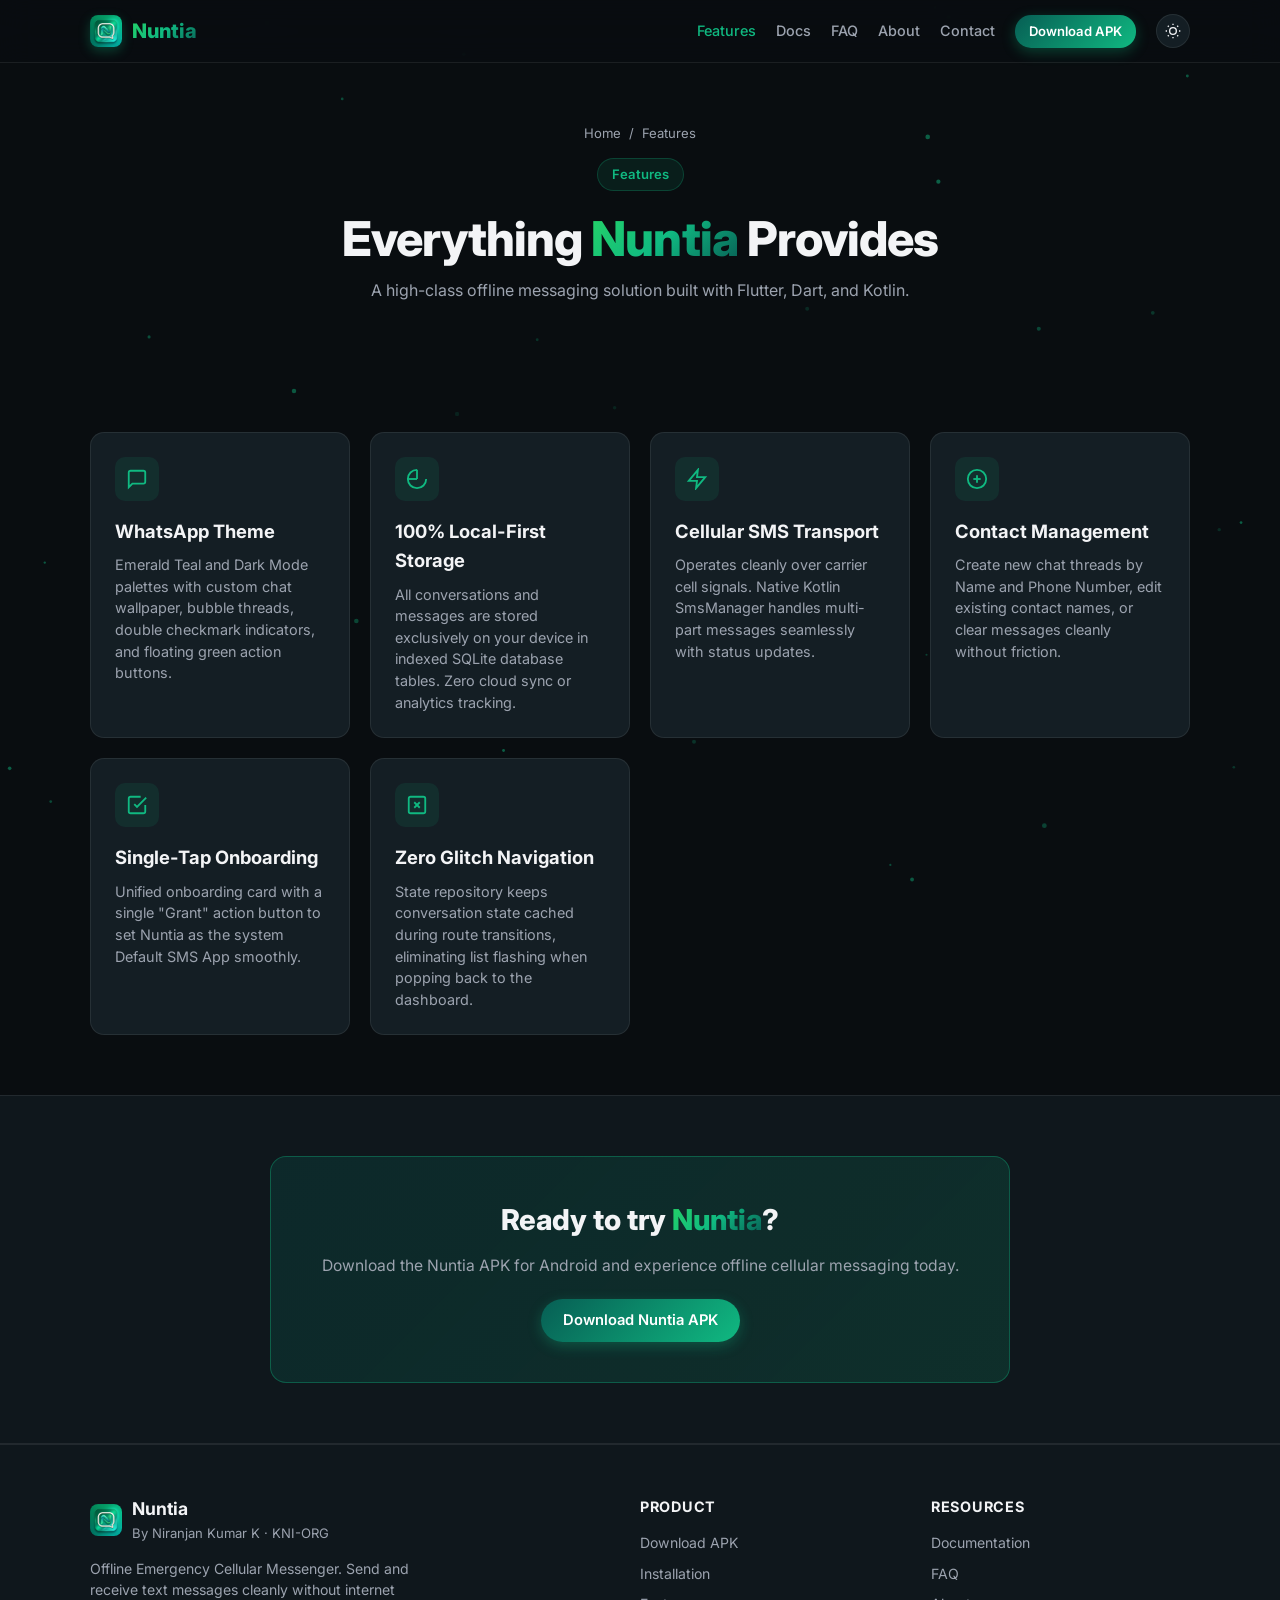
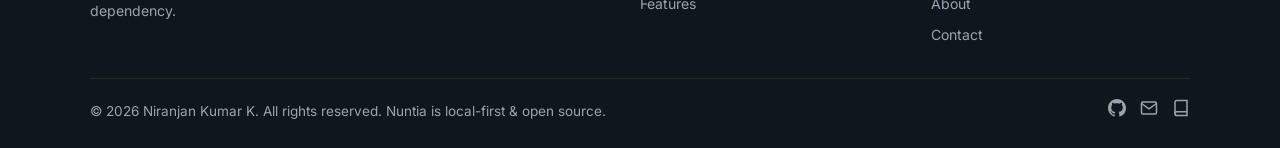
<file: features.html>
<!DOCTYPE html>
<html lang="en" data-theme="dark">
<head>
  <meta charset="UTF-8">
  <meta name="viewport" content="width=device-width, initial-scale=1.0">
  <meta name="description" content="Explore Nuntia features: WhatsApp UI, cellular SMS transport, SQLite local DB, single-tap grant onboarding, dark mode, zero tracking.">
  <title>Features — Nuntia</title>
  <link rel="icon" type="image/png" href="assets/images/logo.png">
  <link rel="preconnect" href="https://fonts.googleapis.com">
  <link rel="preconnect" href="https://fonts.gstatic.com" crossorigin>
  <link href="https://fonts.googleapis.com/css2?family=Inter:wght@400;500;600;700;800&family=JetBrains+Mono:wght@400;500;600&display=swap" rel="stylesheet">
  <link rel="stylesheet" href="css/styles.css">
</head>
<body>
  <div id="loader" class="loader" aria-hidden="true">
    <div class="loader__content">
      <img src="assets/images/logo.png" alt="Nuntia logo" class="loader__logo" width="64" height="64">
      <div class="loader__spinner"></div>
      <p class="loader__text">Loading Nuntia</p>
    </div>
  </div>
  <canvas id="particles" aria-hidden="true"></canvas>
  <div class="scroll-progress" aria-hidden="true"><div class="scroll-progress__bar" id="scrollProgress"></div></div>

  <header class="header" id="header">
    <nav class="nav container" aria-label="Main navigation">
      <a href="index.html" class="nav__brand">
        <img src="assets/images/logo.png" alt="Nuntia logo" width="32" height="32">
        <span class="gradient-text">Nuntia</span>
      </a>
      <button class="nav__toggle" id="navToggle" aria-label="Toggle menu" aria-expanded="false">
        <span></span><span></span><span></span>
      </button>
      <ul class="nav__menu" id="navMenu">
        <li><a href="features.html" class="nav__link active">Features</a></li>
        <li><a href="docs.html" class="nav__link">Docs</a></li>
        <li><a href="faq.html" class="nav__link">FAQ</a></li>
        <li><a href="about.html" class="nav__link">About</a></li>
        <li><a href="contact.html" class="nav__link">Contact</a></li>
        <li class="nav__cta">
          <a href="https://github.com/hacker1514/nuntia/releases/download/v1.0.0/nuntia.apk" class="btn btn--primary btn--sm ripple" download>Download APK</a>
        </li>
        <li>
          <button class="theme-toggle" id="themeToggle" aria-label="Toggle dark/light mode">
            <svg class="icon-sun" xmlns="http://www.w3.org/2000/svg" viewBox="0 0 24 24" fill="none" stroke="currentColor" stroke-width="2"><circle cx="12" cy="12" r="5"/><path d="M12 1v2M12 21v2M4.22 4.22l1.42 1.42M18.36 18.36l1.42 1.42M1 12h2M21 12h2M4.22 19.78l1.42-1.42M18.36 5.64l1.42-1.42"/></svg>
            <svg class="icon-moon" xmlns="http://www.w3.org/2000/svg" viewBox="0 0 24 24" fill="none" stroke="currentColor" stroke-width="2"><path d="M21 12.79A9 9 0 1 1 11.21 3 7 7 0 0 0 21 12.79z"/></svg>
          </button>
        </li>
      </ul>
    </nav>
  </header>

  <main>
    <section class="page-hero">
      <div class="page-hero__grid" aria-hidden="true"></div>
      <div class="container">
        <nav class="breadcrumb" aria-label="Breadcrumb">
          <a href="index.html">Home</a><span class="sep">/</span><span>Features</span>
        </nav>
        <div class="page-hero__badge reveal">Features</div>
        <h1 class="reveal">Everything <span class="gradient-text">Nuntia</span> Provides</h1>
        <p class="reveal">A high-class offline messaging solution built with Flutter, Dart, and Kotlin.</p>
      </div>
    </section>

    <section class="section">
      <div class="container">
        <div class="features__grid">
          <article class="feature-card glass reveal">
            <div class="feature-card__icon"><svg xmlns="http://www.w3.org/2000/svg" viewBox="0 0 24 24" fill="none" stroke="currentColor" stroke-width="2"><path d="M21 15a2 2 0 0 1-2 2H7l-4 4V5a2 2 0 0 1 2-2h14a2 2 0 0 1 2 2z"/></svg></div>
            <h3>WhatsApp Theme</h3>
            <p>Emerald Teal and Dark Mode palettes with custom chat wallpaper, bubble threads, double checkmark indicators, and floating green action buttons.</p>
          </article>
          <article class="feature-card glass reveal">
            <div class="feature-card__icon"><svg xmlns="http://www.w3.org/2000/svg" viewBox="0 0 24 24" fill="none" stroke="currentColor" stroke-width="2"><path d="M12 2a10 10 0 1 0 10 10"/><path d="M2 12h10"/><path d="M12 2v10"/></svg></div>
            <h3>100% Local-First Storage</h3>
            <p>All conversations and messages are stored exclusively on your device in indexed SQLite database tables. Zero cloud sync or analytics tracking.</p>
          </article>
          <article class="feature-card glass reveal">
            <div class="feature-card__icon"><svg xmlns="http://www.w3.org/2000/svg" viewBox="0 0 24 24" fill="none" stroke="currentColor" stroke-width="2"><path d="M13 2L3 14h9l-1 8 10-12h-9l1-8z"/></svg></div>
            <h3>Cellular SMS Transport</h3>
            <p>Operates cleanly over carrier cell signals. Native Kotlin SmsManager handles multi-part messages seamlessly with status updates.</p>
          </article>
          <article class="feature-card glass reveal">
            <div class="feature-card__icon"><svg xmlns="http://www.w3.org/2000/svg" viewBox="0 0 24 24" fill="none" stroke="currentColor" stroke-width="2"><circle cx="12" cy="12" r="10"/><path d="M8 12h8"/><path d="M12 8v8"/></svg></div>
            <h3>Contact Management</h3>
            <p>Create new chat threads by Name and Phone Number, edit existing contact names, or clear messages cleanly without friction.</p>
          </article>
          <article class="feature-card glass reveal">
            <div class="feature-card__icon"><svg xmlns="http://www.w3.org/2000/svg" viewBox="0 0 24 24" fill="none" stroke="currentColor" stroke-width="2"><path d="M9 11l3 3L22 4"/><path d="M21 12v7a2 2 0 0 1-2 2H5a2 2 0 0 1-2-2V5a2 2 0 0 1 2-2h11"/></svg></div>
            <h3>Single-Tap Onboarding</h3>
            <p>Unified onboarding card with a single "Grant" action button to set Nuntia as the system Default SMS App smoothly.</p>
          </article>
          <article class="feature-card glass reveal">
            <div class="feature-card__icon"><svg xmlns="http://www.w3.org/2000/svg" viewBox="0 0 24 24" fill="none" stroke="currentColor" stroke-width="2"><rect x="3" y="3" width="18" height="18" rx="2" ry="2"/><line x1="9" y1="9" x2="15" y2="15"/><line x1="15" y1="9" x2="9" y2="15"/></svg></div>
            <h3>Zero Glitch Navigation</h3>
            <p>State repository keeps conversation state cached during route transitions, eliminating list flashing when popping back to the dashboard.</p>
          </article>
        </div>
      </div>
    </section>

    <!-- CTA Banner -->
    <section class="section section--alt">
      <div class="container">
        <div class="cta-banner glass reveal">
          <h2>Ready to try <span class="gradient-text">Nuntia</span>?</h2>
          <p>Download the Nuntia APK for Android and experience offline cellular messaging today.</p>
          <a href="https://github.com/hacker1514/nuntia/releases/download/v1.0.0/nuntia.apk" class="btn btn--primary btn--lg ripple" download>Download Nuntia APK</a>
        </div>
      </div>
    </section>
  </main>

  <footer class="footer">
    <div class="container">
      <div class="footer__inner">
        <div>
          <div class="footer__brand">
            <img src="assets/images/logo.png" alt="Nuntia logo" width="32" height="32">
            <div>
              <strong>Nuntia</strong>
              <p>By Niranjan Kumar K · KNI-ORG</p>
            </div>
          </div>
          <p class="footer__desc">Offline Emergency Cellular Messenger. Send and receive text messages cleanly without internet dependency.</p>
        </div>
        <div>
          <h4 class="footer__heading">Product</h4>
          <div class="footer__links">
            <a href="https://github.com/hacker1514/nuntia/releases/download/v1.0.0/nuntia.apk" download>Download APK</a>
            <a href="install.html">Installation</a>
            <a href="features.html">Features</a>
          </div>
        </div>
        <div>
          <h4 class="footer__heading">Resources</h4>
          <div class="footer__links">
            <a href="docs.html">Documentation</a>
            <a href="faq.html">FAQ</a>
            <a href="about.html">About</a>
            <a href="contact.html">Contact</a>
          </div>
        </div>
      </div>
      <div class="footer__bottom">
        <p>&copy; 2026 Niranjan Kumar K. All rights reserved. Nuntia is local-first &amp; open source.</p>
        <div class="footer__socials">
          <a href="https://github.com/hacker1514/nuntia" target="_blank" rel="noopener noreferrer" aria-label="GitHub">
            <svg xmlns="http://www.w3.org/2000/svg" viewBox="0 0 24 24" fill="currentColor"><path d="M12 0C5.37 0 0 5.37 0 12c0 5.31 3.435 9.795 8.205 11.385.6.105.825-.255.825-.57 0-.285-.015-1.23-.015-2.235-3.015.555-3.795-.735-4.035-1.395-.135-.345-.72-1.395-1.23-1.695-.42-.225-1.02-.78-.015-.795.945-.015 1.62.87 1.845 1.23 1.08 1.815 2.805 1.305 3.495.99.105-.78.42-1.305.765-1.605-2.67-.3-5.46-1.335-5.46-5.925 0-1.305.465-2.385 1.23-3.225-.12-.3-.54-1.53.12-3.18 0 0 1.005-.315 3.3 1.23.96-.27 1.98-.405 3-.405s2.04.135 3 .405c2.295-1.56 3.3-1.23 3.3-1.23.66 1.65.24 2.88.12 3.18.765.84 1.23 1.905 1.23 3.225 0 4.605-2.805 5.625-5.475 5.925.435.375.81 1.095.81 2.22 0 1.605-.015 2.895-.015 3.3 0 .315.225.69.825.57A12.02 12.02 0 0 0 24 12c0-6.63-5.37-12-12-12z"/></svg>
          </a>
          <a href="mailto:hackerenvironment1514@gmail.com" aria-label="Email">
            <svg xmlns="http://www.w3.org/2000/svg" viewBox="0 0 24 24" fill="none" stroke="currentColor" stroke-width="2"><path d="M4 4h16c1.1 0 2 .9 2 2v12c0 1.1-.9 2-2 2H4c-1.1 0-2-.9-2-2V6c0-1.1.9-2 2-2z"/><polyline points="22,6 12,13 2,6"/></svg>
          </a>
          <a href="docs.html" aria-label="Documentation">
            <svg xmlns="http://www.w3.org/2000/svg" viewBox="0 0 24 24" fill="none" stroke="currentColor" stroke-width="2"><path d="M4 19.5A2.5 2.5 0 0 1 6.5 17H20"/><path d="M6.5 2H20v20H6.5A2.5 2.5 0 0 1 4 19.5v-15A2.5 2.5 0 0 1 6.5 2z"/></svg>
          </a>
        </div>
      </div>
    </div>
  </footer>

  <button class="back-to-top" id="backToTop" aria-label="Back to top">
    <svg xmlns="http://www.w3.org/2000/svg" viewBox="0 0 24 24" fill="none" stroke="currentColor" stroke-width="2"><polyline points="18 15 12 9 6 15"/></svg>
  </button>
  <div class="toast" id="toast" role="status" aria-live="polite"></div>

  <script src="js/main.js"></script>
</body>
</html>
</file>
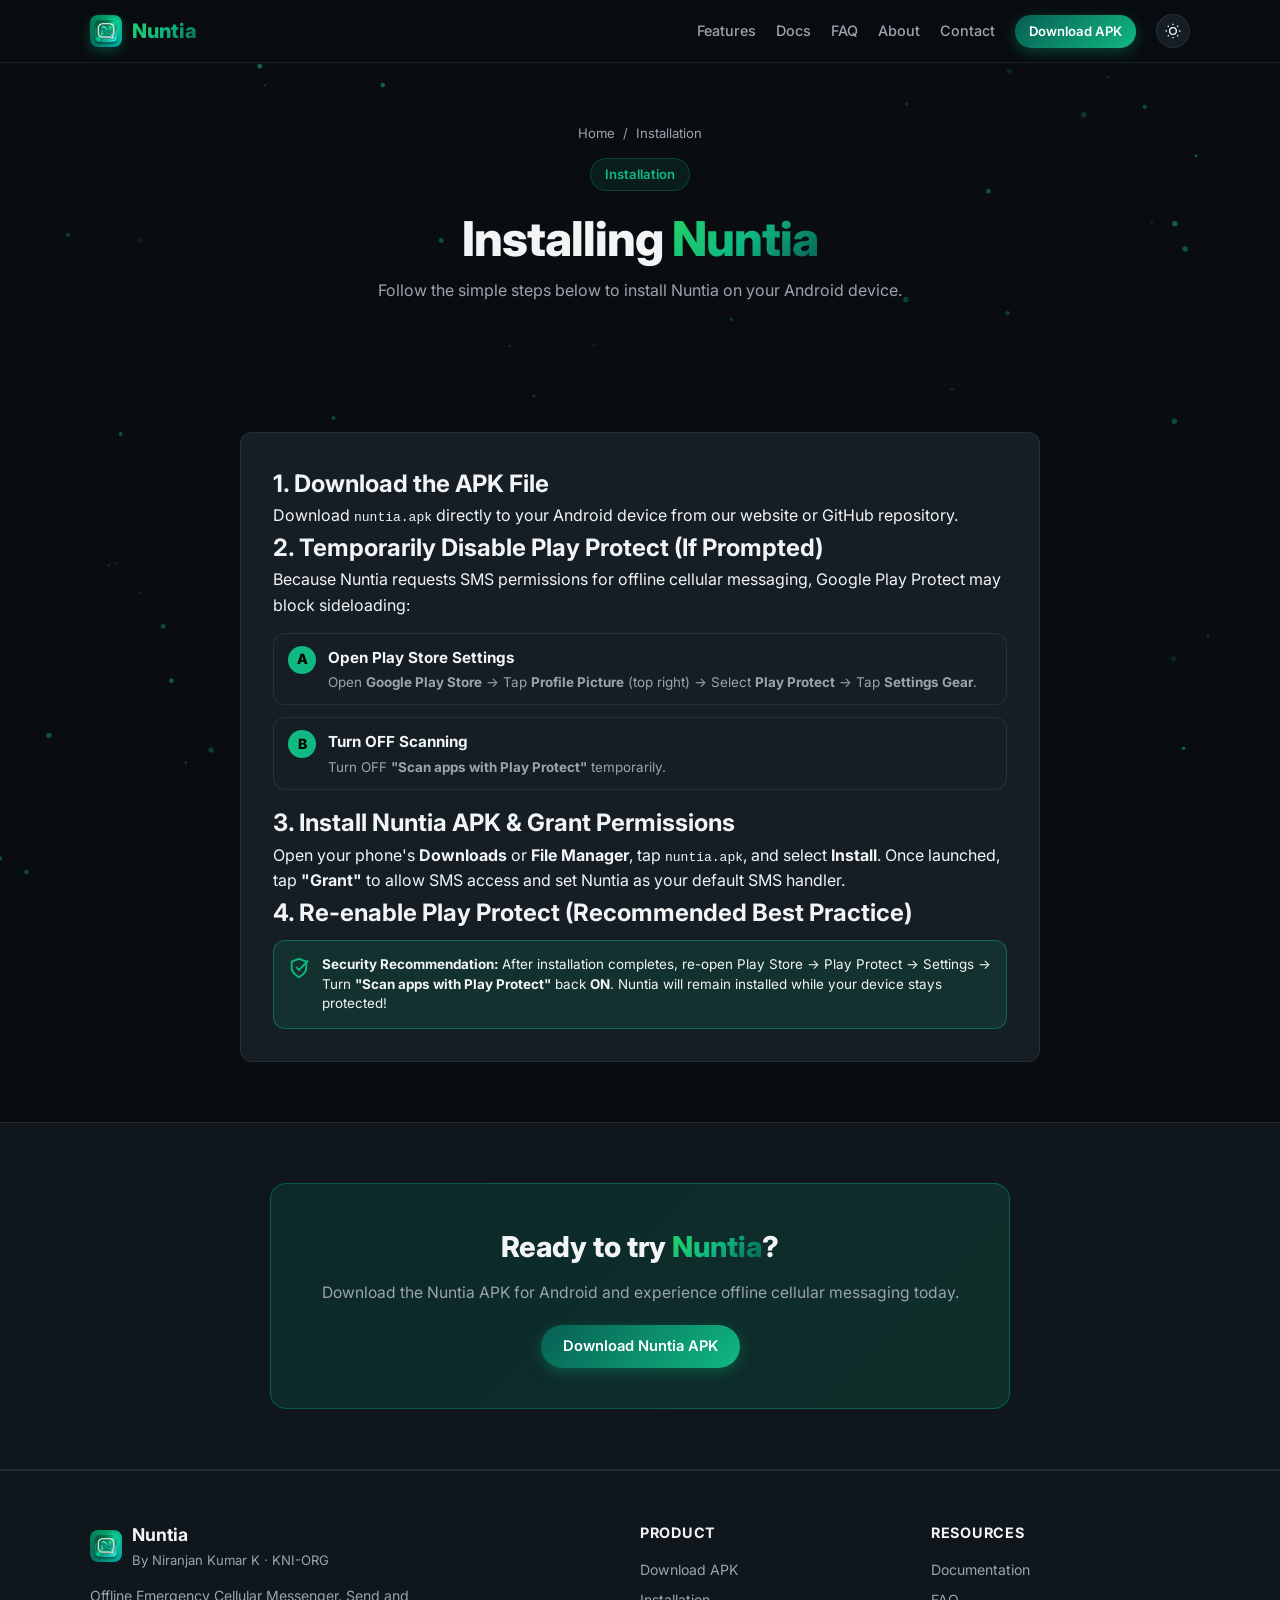
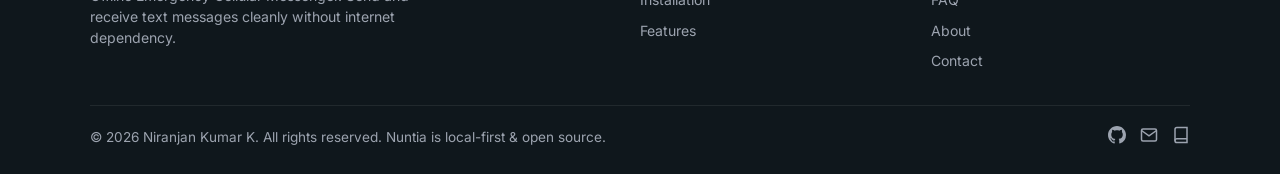
<file: install.html>
<!DOCTYPE html>
<html lang="en" data-theme="dark">
<head>
  <meta charset="UTF-8">
  <meta name="viewport" content="width=device-width, initial-scale=1.0">
  <meta name="description" content="Installation Guide for Nuntia — Modern WhatsApp-Style Cellular SMS Messenger for Android.">
  <title>Installation — Nuntia</title>
  <link rel="icon" type="image/png" href="assets/images/logo.png">
  <link rel="preconnect" href="https://fonts.googleapis.com">
  <link rel="preconnect" href="https://fonts.gstatic.com" crossorigin>
  <link href="https://fonts.googleapis.com/css2?family=Inter:wght@400;500;600;700;800&family=JetBrains+Mono:wght@400;500;600&display=swap" rel="stylesheet">
  <link rel="stylesheet" href="css/styles.css">
</head>
<body>
  <div id="loader" class="loader" aria-hidden="true">
    <div class="loader__content">
      <img src="assets/images/logo.png" alt="Nuntia logo" class="loader__logo" width="64" height="64">
      <div class="loader__spinner"></div>
      <p class="loader__text">Loading Nuntia</p>
    </div>
  </div>
  <canvas id="particles" aria-hidden="true"></canvas>
  <div class="scroll-progress" aria-hidden="true"><div class="scroll-progress__bar" id="scrollProgress"></div></div>

  <header class="header" id="header">
    <nav class="nav container" aria-label="Main navigation">
      <a href="index.html" class="nav__brand">
        <img src="assets/images/logo.png" alt="Nuntia logo" width="32" height="32">
        <span class="gradient-text">Nuntia</span>
      </a>
      <button class="nav__toggle" id="navToggle" aria-label="Toggle menu" aria-expanded="false">
        <span></span><span></span><span></span>
      </button>
      <ul class="nav__menu" id="navMenu">
        <li><a href="features.html" class="nav__link">Features</a></li>
        <li><a href="docs.html" class="nav__link">Docs</a></li>
        <li><a href="faq.html" class="nav__link">FAQ</a></li>
        <li><a href="about.html" class="nav__link">About</a></li>
        <li><a href="contact.html" class="nav__link">Contact</a></li>
        <li class="nav__cta">
          <a href="https://github.com/hacker1514/nuntia/releases/download/v1.0.0/nuntia.apk" class="btn btn--primary btn--sm ripple" download>Download APK</a>
        </li>
        <li>
          <button class="theme-toggle" id="themeToggle" aria-label="Toggle dark/light mode">
            <svg class="icon-sun" xmlns="http://www.w3.org/2000/svg" viewBox="0 0 24 24" fill="none" stroke="currentColor" stroke-width="2"><circle cx="12" cy="12" r="5"/><path d="M12 1v2M12 21v2M4.22 4.22l1.42 1.42M18.36 18.36l1.42 1.42M1 12h2M21 12h2M4.22 19.78l1.42-1.42M18.36 5.64l1.42-1.42"/></svg>
            <svg class="icon-moon" xmlns="http://www.w3.org/2000/svg" viewBox="0 0 24 24" fill="none" stroke="currentColor" stroke-width="2"><path d="M21 12.79A9 9 0 1 1 11.21 3 7 7 0 0 0 21 12.79z"/></svg>
          </button>
        </li>
      </ul>
    </nav>
  </header>

  <main>
    <section class="page-hero">
      <div class="page-hero__grid" aria-hidden="true"></div>
      <div class="container">
        <nav class="breadcrumb" aria-label="Breadcrumb">
          <a href="index.html">Home</a><span class="sep">/</span><span>Installation</span>
        </nav>
        <div class="page-hero__badge reveal">Installation</div>
        <h1 class="reveal">Installing <span class="gradient-text">Nuntia</span></h1>
        <p class="reveal">Follow the simple steps below to install Nuntia on your Android device.</p>
      </div>
    </section>

    <section class="section">
      <div class="container">
        <div class="docs-content glass" style="max-width: 800px; margin: 0 auto; padding: 32px;">
          <h2>1. Download the APK File</h2>
          <p>Download <code>nuntia.apk</code> directly to your Android device from our website or GitHub repository.</p>
          
          <h2>2. Temporarily Disable Play Protect (If Prompted)</h2>
          <p>Because Nuntia requests SMS permissions for offline cellular messaging, Google Play Protect may block sideloading:</p>
          <div class="protect-step-list" style="margin: 14px 0;">
            <div class="protect-step-item">
              <div class="protect-step-num">A</div>
              <div class="protect-step-content">
                <h4>Open Play Store Settings</h4>
                <p>Open <strong>Google Play Store</strong> &rarr; Tap <strong>Profile Picture</strong> (top right) &rarr; Select <strong>Play Protect</strong> &rarr; Tap <strong>Settings Gear</strong>.</p>
              </div>
            </div>
            <div class="protect-step-item">
              <div class="protect-step-num">B</div>
              <div class="protect-step-content">
                <h4>Turn OFF Scanning</h4>
                <p>Turn OFF <strong>"Scan apps with Play Protect"</strong> temporarily.</p>
              </div>
            </div>
          </div>

          <h2>3. Install Nuntia APK &amp; Grant Permissions</h2>
          <p>Open your phone's <strong>Downloads</strong> or <strong>File Manager</strong>, tap <code>nuntia.apk</code>, and select <strong>Install</strong>. Once launched, tap <strong>"Grant"</strong> to allow SMS access and set Nuntia as your default SMS handler.</p>

          <h2>4. Re-enable Play Protect (Recommended Best Practice)</h2>
          <div class="recommend-box" style="margin-top: 8px;">
            <svg xmlns="http://www.w3.org/2000/svg" width="22" height="22" viewBox="0 0 24 24" fill="none" stroke="currentColor" stroke-width="2"><path d="M12 22s8-4 8-10V5l-8-3-8 3v7c0 6 8 10 8 10z"/><polyline points="9 11 12 14 22 4"/></svg>
            <p><strong>Security Recommendation:</strong> After installation completes, re-open Play Store &rarr; Play Protect &rarr; Settings &rarr; Turn <strong>"Scan apps with Play Protect"</strong> back <strong>ON</strong>. Nuntia will remain installed while your device stays protected!</p>
          </div>
        </div>
      </div>
    </section>

    <!-- CTA Banner -->
    <section class="section section--alt">
      <div class="container">
        <div class="cta-banner glass reveal">
          <h2>Ready to try <span class="gradient-text">Nuntia</span>?</h2>
          <p>Download the Nuntia APK for Android and experience offline cellular messaging today.</p>
          <a href="https://github.com/hacker1514/nuntia/releases/download/v1.0.0/nuntia.apk" class="btn btn--primary btn--lg ripple" download>Download Nuntia APK</a>
        </div>
      </div>
    </section>
  </main>

  <footer class="footer">
    <div class="container">
      <div class="footer__inner">
        <div>
          <div class="footer__brand">
            <img src="assets/images/logo.png" alt="Nuntia logo" width="32" height="32">
            <div>
              <strong>Nuntia</strong>
              <p>By Niranjan Kumar K · KNI-ORG</p>
            </div>
          </div>
          <p class="footer__desc">Offline Emergency Cellular Messenger. Send and receive text messages cleanly without internet dependency.</p>
        </div>
        <div>
          <h4 class="footer__heading">Product</h4>
          <div class="footer__links">
            <a href="https://github.com/hacker1514/nuntia/releases/download/v1.0.0/nuntia.apk" download>Download APK</a>
            <a href="install.html">Installation</a>
            <a href="features.html">Features</a>
          </div>
        </div>
        <div>
          <h4 class="footer__heading">Resources</h4>
          <div class="footer__links">
            <a href="docs.html">Documentation</a>
            <a href="faq.html">FAQ</a>
            <a href="about.html">About</a>
            <a href="contact.html">Contact</a>
          </div>
        </div>
      </div>
      <div class="footer__bottom">
        <p>&copy; 2026 Niranjan Kumar K. All rights reserved. Nuntia is local-first &amp; open source.</p>
        <div class="footer__socials">
          <a href="https://github.com/hacker1514/nuntia" target="_blank" rel="noopener noreferrer" aria-label="GitHub">
            <svg xmlns="http://www.w3.org/2000/svg" viewBox="0 0 24 24" fill="currentColor"><path d="M12 0C5.37 0 0 5.37 0 12c0 5.31 3.435 9.795 8.205 11.385.6.105.825-.255.825-.57 0-.285-.015-1.23-.015-2.235-3.015.555-3.795-.735-4.035-1.395-.135-.345-.72-1.395-1.23-1.695-.42-.225-1.02-.78-.015-.795.945-.015 1.62.87 1.845 1.23 1.08 1.815 2.805 1.305 3.495.99.105-.78.42-1.305.765-1.605-2.67-.3-5.46-1.335-5.46-5.925 0-1.305.465-2.385 1.23-3.225-.12-.3-.54-1.53.12-3.18 0 0 1.005-.315 3.3 1.23.96-.27 1.98-.405 3-.405s2.04.135 3 .405c2.295-1.56 3.3-1.23 3.3-1.23.66 1.65.24 2.88.12 3.18.765.84 1.23 1.905 1.23 3.225 0 4.605-2.805 5.625-5.475 5.925.435.375.81 1.095.81 2.22 0 1.605-.015 2.895-.015 3.3 0 .315.225.69.825.57A12.02 12.02 0 0 0 24 12c0-6.63-5.37-12-12-12z"/></svg>
          </a>
          <a href="mailto:hackerenvironment1514@gmail.com" aria-label="Email">
            <svg xmlns="http://www.w3.org/2000/svg" viewBox="0 0 24 24" fill="none" stroke="currentColor" stroke-width="2"><path d="M4 4h16c1.1 0 2 .9 2 2v12c0 1.1-.9 2-2 2H4c-1.1 0-2-.9-2-2V6c0-1.1.9-2 2-2z"/><polyline points="22,6 12,13 2,6"/></svg>
          </a>
          <a href="docs.html" aria-label="Documentation">
            <svg xmlns="http://www.w3.org/2000/svg" viewBox="0 0 24 24" fill="none" stroke="currentColor" stroke-width="2"><path d="M4 19.5A2.5 2.5 0 0 1 6.5 17H20"/><path d="M6.5 2H20v20H6.5A2.5 2.5 0 0 1 4 19.5v-15A2.5 2.5 0 0 1 6.5 2z"/></svg>
          </a>
        </div>
      </div>
    </div>
  </footer>

  <button class="back-to-top" id="backToTop" aria-label="Back to top">
    <svg xmlns="http://www.w3.org/2000/svg" viewBox="0 0 24 24" fill="none" stroke="currentColor" stroke-width="2"><polyline points="18 15 12 9 6 15"/></svg>
  </button>
  <div class="toast" id="toast" role="status" aria-live="polite"></div>

  <script src="js/main.js"></script>
</body>
</html>
</file>
<file: css/styles.css>
/* Nuntia Web Page CSS — Clean, Compact, WhatsApp Emerald Theme */
:root {
  --bg: #090d10;
  --bg-surface: #0f171c;
  --panel: #141e24;
  --panel-border: rgba(255, 255, 255, 0.08);
  --panel-border-hover: rgba(16, 185, 129, 0.35);
  --primary: #10b981;
  --primary-dark: #059669;
  --accent-whatsapp: #25D366;
  --teal-dark: #075E54;
  --text: #f3f4f6;
  --text-dim: #9ca3af;
  --text-muted: #6b7280;
  --gradient-text: linear-gradient(135deg, #25D366 0%, #10b981 50%, #075E54 100%);
  --ease: cubic-bezier(0.16, 1, 0.3, 1);
}

[data-theme="light"] {
  --bg: #f8fafc;
  --bg-surface: #ffffff;
  --panel: #f1f5f9;
  --panel-border: rgba(0, 0, 0, 0.08);
  --panel-border-hover: rgba(16, 185, 129, 0.4);
  --text: #0f172a;
  --text-dim: #475569;
  --text-muted: #64748b;
  --gradient-text: linear-gradient(135deg, #075E54 0%, #10b981 100%);
}

* { box-sizing: border-box; margin: 0; padding: 0; }
html { scroll-behavior: smooth; }
body {
  background-color: var(--bg);
  color: var(--text);
  font-family: 'Inter', system-ui, -apple-system, sans-serif;
  line-height: 1.6;
  overflow-x: hidden;
  transition: background-color 0.3s, color 0.3s;
}

/* Custom Scrollbar Styling - Matching Emerald/Teal Theme */
::-webkit-scrollbar {
  width: 9px;
  height: 9px;
}
::-webkit-scrollbar-track {
  background: var(--bg);
}
::-webkit-scrollbar-thumb {
  background: linear-gradient(180deg, var(--teal-dark) 0%, var(--primary) 100%);
  border-radius: 6px;
  border: 2px solid var(--bg);
}
::-webkit-scrollbar-thumb:hover {
  background: var(--accent-whatsapp);
  box-shadow: 0 0 10px var(--accent-whatsapp);
}
* {
  scrollbar-width: thin;
  scrollbar-color: var(--primary) var(--bg);
}

/* Loader */
.loader {
  position: fixed;
  inset: 0;
  background: var(--bg);
  z-index: 9999;
  display: flex;
  align-items: center;
  justify-content: center;
  transition: opacity 0.4s var(--ease), visibility 0.4s;
}
.loader.fade-out { opacity: 0; visibility: hidden; }
.loader__content {
  text-align: center;
  display: flex;
  flex-direction: column;
  align-items: center;
  gap: 16px;
}
.loader__logo {
  width: 64px;
  height: 64px;
  border-radius: 16px;
  box-shadow: 0 0 30px rgba(16, 185, 129, 0.4);
}
.loader__spinner {
  width: 28px;
  height: 28px;
  border: 3px solid rgba(16, 185, 129, 0.2);
  border-top-color: var(--primary);
  border-radius: 50%;
  animation: spin 0.8s linear infinite;
}
.loader__text {
  font-family: 'JetBrains Mono', monospace;
  font-size: 0.88rem;
  color: var(--text-dim);
}
@keyframes spin { to { transform: rotate(360deg); } }

/* Particles & Scroll Progress */
#particles {
  position: fixed;
  inset: 0;
  pointer-events: none;
  z-index: 0;
}
.scroll-progress {
  position: fixed;
  top: 0;
  left: 0;
  width: 100%;
  height: 3px;
  z-index: 1001;
  background: transparent;
}
.scroll-progress__bar {
  height: 100%;
  width: 0%;
  background: linear-gradient(90deg, var(--teal-dark), var(--primary), var(--accent-whatsapp));
  box-shadow: 0 0 10px var(--primary);
}

.container {
  position: relative;
  z-index: 1;
  max-width: 1140px;
  margin: 0 auto;
  padding: 0 20px;
}

/* Header & Nav */
.header {
  position: sticky;
  top: 0;
  z-index: 1000;
  backdrop-filter: blur(16px);
  -webkit-backdrop-filter: blur(16px);
  background: rgba(9, 13, 16, 0.88);
  border-bottom: 1px solid var(--panel-border);
  padding: 14px 0;
}
[data-theme="light"] .header { background: rgba(248, 250, 252, 0.88); }
.nav {
  display: flex;
  align-items: center;
  justify-content: space-between;
}
.nav__brand {
  display: flex;
  align-items: center;
  gap: 10px;
  text-decoration: none;
  color: var(--text);
  font-weight: 800;
  font-size: 1.25rem;
}
.nav__brand img {
  width: 32px;
  height: 32px;
  border-radius: 8px;
  box-shadow: 0 4px 12px rgba(16, 185, 129, 0.3);
}
.gradient-text {
  background: var(--gradient-text);
  -webkit-background-clip: text;
  -webkit-text-fill-color: transparent;
}
.nav__menu {
  display: flex;
  align-items: center;
  gap: 20px;
  list-style: none;
}
.nav__link {
  color: var(--text-dim);
  text-decoration: none;
  font-size: 0.9rem;
  font-weight: 500;
  transition: color 0.2s;
}
.nav__link:hover, .nav__link.active { color: var(--primary); }

.nav__toggle {
  display: none;
  flex-direction: column;
  gap: 5px;
  background: none;
  border: none;
  cursor: pointer;
  padding: 4px;
}
.nav__toggle span {
  display: block;
  width: 22px;
  height: 2px;
  background: var(--text);
  transition: transform 0.3s, opacity 0.3s;
}

.theme-toggle {
  background: var(--panel);
  border: 1px solid var(--panel-border);
  color: var(--text);
  width: 34px;
  height: 34px;
  border-radius: 50%;
  display: flex;
  align-items: center;
  justify-content: center;
  cursor: pointer;
  transition: border-color 0.2s, transform 0.2s;
}
.theme-toggle:hover {
  border-color: var(--primary);
  transform: scale(1.05);
}
.theme-toggle svg { width: 16px; height: 16px; }
[data-theme="dark"] .icon-sun { display: block; }
[data-theme="dark"] .icon-moon { display: none; }
[data-theme="light"] .icon-sun { display: none; }
[data-theme="light"] .icon-moon { display: block; }

/* Buttons */
.btn {
  display: inline-flex;
  align-items: center;
  justify-content: center;
  gap: 8px;
  padding: 8px 18px;
  border-radius: 20px;
  font-weight: 600;
  font-size: 0.88rem;
  text-decoration: none;
  cursor: pointer;
  border: none;
  transition: transform 0.2s var(--ease), box-shadow 0.2s var(--ease), background 0.2s;
}
.btn svg { width: 16px; height: 16px; flex-shrink: 0; }
.btn--sm { padding: 6px 14px; font-size: 0.82rem; border-radius: 16px; }
.btn--lg { padding: 10px 22px; font-size: 0.92rem; border-radius: 24px; }
.btn--primary {
  background: linear-gradient(135deg, var(--teal-dark), var(--primary));
  color: #FFFFFF;
  box-shadow: 0 4px 14px rgba(16, 185, 129, 0.3);
}
.btn--primary:hover {
  transform: translateY(-2px);
  box-shadow: 0 6px 20px rgba(16, 185, 129, 0.45);
}
.btn--secondary {
  background: var(--panel);
  color: var(--text);
  border: 1px solid var(--panel-border);
}
.btn--secondary:hover {
  border-color: var(--primary);
  color: var(--primary);
  transform: translateY(-2px);
}
.btn--ghost {
  background: transparent;
  color: var(--text-dim);
}
.btn--ghost:hover { color: var(--text); }

/* Hero Section & Centering Fix */
.hero, .page-hero {
  position: relative;
  padding: 60px 0 40px;
  text-align: center;
}
.hero__content {
  display: flex;
  flex-direction: column;
  align-items: center;
  justify-content: center;
  text-align: center;
}
.hero__bg, .page-hero__grid {
  position: absolute;
  inset: 0;
  overflow: hidden;
  pointer-events: none;
}
.hero__orb {
  position: absolute;
  border-radius: 50%;
  filter: blur(90px);
  opacity: 0.2;
}
.hero__orb--1 { width: 350px; height: 350px; background: var(--teal-dark); top: -80px; left: 10%; }
.hero__orb--2 { width: 300px; height: 300px; background: var(--primary); top: 80px; right: 10%; }
.hero__orb--3 { width: 250px; height: 250px; background: var(--accent-whatsapp); bottom: 0; left: 40%; }
.hero__grid {
  width: 100%;
  height: 100%;
  background-image: linear-gradient(var(--panel-border) 1px, transparent 1px),
                    linear-gradient(90deg, var(--panel-border) 1px, transparent 1px);
  background-size: 36px 36px;
  opacity: 0.35;
}

.hero__badge, .page-hero__badge {
  display: inline-flex;
  align-items: center;
  gap: 8px;
  padding: 5px 14px;
  border-radius: 20px;
  background: rgba(16, 185, 129, 0.1);
  border: 1px solid rgba(16, 185, 129, 0.25);
  color: var(--primary);
  font-size: 0.82rem;
  font-weight: 600;
  margin-bottom: 20px;
}
.dot { width: 7px; height: 7px; border-radius: 50%; background: var(--accent-whatsapp); display: inline-block; box-shadow: 0 0 8px var(--accent-whatsapp); }

.hero__logo {
  display: block;
  margin: 0 auto 16px auto;
  border-radius: 20px;
  box-shadow: 0 10px 28px rgba(16, 185, 129, 0.35);
  width: 84px;
  height: 84px;
  object-fit: cover;
}
.hero__title, .page-hero h1 {
  font-size: 3rem;
  font-weight: 800;
  letter-spacing: -0.02em;
  line-height: 1.15;
  margin-bottom: 12px;
}
.hero__tagline {
  font-size: 1.3rem;
  color: var(--text-dim);
  font-weight: 600;
  margin-bottom: 12px;
}
.hero__desc, .page-hero p {
  max-width: 640px;
  margin: 0 auto 28px;
  font-size: 1rem;
  color: var(--text-dim);
}
.hero__actions {
  display: flex;
  align-items: center;
  justify-content: center;
  gap: 12px;
  flex-wrap: wrap;
  margin-bottom: 36px;
}
.hero__stats {
  display: flex;
  align-items: center;
  justify-content: center;
  gap: 32px;
  margin-top: 20px;
  flex-wrap: wrap;
}
.hero__stat span { font-weight: 800; color: var(--primary); font-size: 1.1rem; }

/* Sections */
.section { padding: 60px 0; }
.section--alt { background: var(--bg-surface); border-top: 1px solid var(--panel-border); border-bottom: 1px solid var(--panel-border); }
.section__header {
  text-align: center;
  max-width: 600px;
  margin: 0 auto 40px;
}
.section__label {
  text-transform: uppercase;
  letter-spacing: 0.1em;
  font-size: 0.78rem;
  font-weight: 700;
  color: var(--primary);
  margin-bottom: 6px;
  display: block;
}
.section__title {
  font-size: 2rem;
  font-weight: 800;
  margin-bottom: 10px;
}
.section__subtitle {
  color: var(--text-dim);
  font-size: 0.98rem;
}

/* Glassmorphism & Cards */
.glass {
  background: var(--panel);
  border: 1px solid var(--panel-border);
  border-radius: 14px;
  padding: 24px;
  transition: border-color 0.25s, transform 0.25s, box-shadow 0.25s;
}
.glass:hover {
  border-color: var(--panel-border-hover);
  transform: translateY(-3px);
  box-shadow: 0 10px 25px rgba(0, 0, 0, 0.2);
}

.stats-grid, .features__grid, .testimonials__grid, .platform-grid {
  display: grid;
  grid-template-columns: repeat(auto-fit, minmax(260px, 1fr));
  gap: 20px;
}
.stat-card { text-align: center; }
.stat-card__number {
  font-size: 2.2rem;
  font-weight: 800;
  color: var(--primary);
  display: block;
  font-family: 'JetBrains Mono', monospace;
}
.stat-card__label { color: var(--text-dim); font-weight: 500; font-size: 0.9rem; }

/* Developer Profile & Story Layout */
.developer {
  display: grid;
  grid-template-columns: 340px 1fr;
  gap: 32px;
  align-items: start;
}
.developer__profile {
  text-align: center;
}
.developer__avatar {
  width: 96px;
  height: 96px;
  border-radius: 50%;
  overflow: hidden;
  margin: 0 auto 16px;
  border: 3px solid var(--primary);
  box-shadow: 0 0 20px rgba(16, 185, 129, 0.3);
}
.developer__avatar img {
  width: 100%;
  height: 100%;
  object-fit: cover;
}
.developer__profile h3 { font-size: 1.3rem; margin-bottom: 4px; font-weight: 800; }
.developer__title { color: var(--primary); font-size: 0.88rem; font-weight: 600; margin-bottom: 12px; }
.developer__bio { color: var(--text-dim); font-size: 0.9rem; line-height: 1.6; margin-bottom: 18px; text-align: left; }
.developer__links { display: flex; gap: 10px; justify-content: center; }

.developer__story h3 { font-size: 1.5rem; font-weight: 800; margin-bottom: 14px; color: var(--text); }
.developer__story p { color: var(--text-dim); font-size: 0.98rem; line-height: 1.7; margin-bottom: 16px; }

/* Contact Page Grid */
.contact__grid {
  display: grid;
  grid-template-columns: 320px 1fr;
  gap: 32px;
  align-items: start;
}
.contact__card {
  display: flex;
  align-items: flex-start;
  gap: 16px;
  padding: 20px;
  margin-bottom: 16px;
}
.contact__card:last-child { margin-bottom: 0; }
.contact__icon {
  width: 42px;
  height: 42px;
  border-radius: 10px;
  background: rgba(16, 185, 129, 0.1);
  color: var(--primary);
  display: flex;
  align-items: center;
  justify-content: center;
  flex-shrink: 0;
}
.contact__icon svg { width: 20px; height: 20px; }
.contact__card h4 { font-size: 0.95rem; font-weight: 700; margin-bottom: 4px; color: var(--text); }
.contact__card p, .contact__card a { font-size: 0.88rem; color: var(--text-dim); text-decoration: none; }
.contact__card a:hover { color: var(--primary); }

/* Interactive FAQ Styling */
.faq-search-box {
  max-width: 600px;
  margin: 0 auto 24px;
  position: relative;
}
.faq-search-input {
  width: 100%;
  padding: 12px 18px 12px 44px;
  border-radius: 26px;
  background: var(--panel);
  border: 1px solid var(--panel-border);
  color: var(--text);
  font-size: 0.95rem;
  outline: none;
  transition: border-color 0.2s, box-shadow 0.2s;
}
.faq-search-input:focus {
  border-color: var(--primary);
  box-shadow: 0 0 15px rgba(16, 185, 129, 0.2);
}
.faq-search-icon {
  position: absolute;
  left: 16px;
  top: 50%;
  transform: translateY(-50%);
  color: var(--text-dim);
  width: 18px;
  height: 18px;
  pointer-events: none;
}

.faq-filters {
  display: flex;
  align-items: center;
  justify-content: center;
  gap: 10px;
  flex-wrap: wrap;
  margin-bottom: 36px;
}
.faq-filter-btn {
  padding: 6px 16px;
  border-radius: 20px;
  background: var(--panel);
  border: 1px solid var(--panel-border);
  color: var(--text-dim);
  font-size: 0.85rem;
  font-weight: 600;
  cursor: pointer;
  transition: all 0.2s;
}
.faq-filter-btn:hover, .faq-filter-btn.active {
  background: rgba(16, 185, 129, 0.15);
  border-color: var(--primary);
  color: var(--primary);
}

.faq-accordion {
  display: flex;
  flex-direction: column;
  gap: 14px;
  max-width: 820px;
  margin: 0 auto;
}
.faq-item {
  background: var(--panel);
  border: 1px solid var(--panel-border);
  border-radius: 12px;
  overflow: hidden;
  transition: border-color 0.25s, box-shadow 0.25s;
}
.faq-item:hover, .faq-item.active {
  border-color: var(--panel-border-hover);
}
.faq-question {
  width: 100%;
  padding: 18px 24px;
  background: none;
  border: none;
  text-align: left;
  color: var(--text);
  font-size: 1.02rem;
  font-weight: 700;
  cursor: pointer;
  display: flex;
  align-items: center;
  justify-content: space-between;
  gap: 16px;
}
.faq-chevron {
  width: 18px;
  height: 18px;
  color: var(--primary);
  transition: transform 0.3s var(--ease);
  flex-shrink: 0;
}
.faq-item.active .faq-chevron {
  transform: rotate(180deg);
}
.faq-answer {
  max-height: 0;
  overflow: hidden;
  padding: 0 24px;
  color: var(--text-dim);
  font-size: 0.94rem;
  line-height: 1.6;
  transition: max-height 0.35s var(--ease), padding 0.35s var(--ease);
}
.faq-item.active .faq-answer {
  max-height: 500px;
  padding: 0 24px 20px 24px;
}

.feature-card__icon {
  width: 44px;
  height: 44px;
  border-radius: 10px;
  background: rgba(16, 185, 129, 0.1);
  color: var(--primary);
  display: flex;
  align-items: center;
  justify-content: center;
  margin-bottom: 16px;
}
.feature-card__icon svg { width: 22px; height: 22px; }
.feature-card h3 { font-size: 1.15rem; margin-bottom: 8px; font-weight: 700; }
.feature-card p { color: var(--text-dim); font-size: 0.9rem; line-height: 1.5; }

/* Terminal */
.terminal {
  width: 100%;
  max-width: 740px;
  margin: 0 auto 30px;
  text-align: left;
  overflow: hidden;
  border-radius: 12px;
  box-shadow: 0 16px 40px rgba(0, 0, 0, 0.45);
  background: #060a0d;
}
.terminal__bar {
  background: #0d151a;
  padding: 10px 16px;
  display: flex;
  align-items: center;
  gap: 8px;
  border-bottom: 1px solid var(--panel-border);
}
.terminal__dot { width: 10px; height: 10px; border-radius: 50%; }
.terminal__dot--r { background: #ef4444; }
.terminal__dot--y { background: #f59e0b; }
.terminal__dot--g { background: #10b981; }
.terminal__title { font-family: 'JetBrains Mono', monospace; font-size: 0.78rem; color: var(--text-muted); margin-left: 6px; }
.terminal__body {
  padding: 20px;
  font-family: 'JetBrains Mono', monospace;
  font-size: 0.85rem;
  color: #34d399;
  min-height: 160px;
  line-height: 1.6;
}

/* Documentation Layout */
.docs-layout {
  display: grid;
  grid-template-columns: 240px 1fr;
  gap: 36px;
  align-items: start;
}
.docs-sidebar {
  position: sticky;
  top: 90px;
  background: var(--panel);
  border: 1px solid var(--panel-border);
  border-radius: 12px;
  padding: 20px;
}
.docs-sidebar h3 {
  font-size: 0.85rem;
  text-transform: uppercase;
  letter-spacing: 0.05em;
  color: var(--primary);
  margin-bottom: 12px;
}
.docs-nav {
  list-style: none;
  display: flex;
  flex-direction: column;
  gap: 8px;
}
.docs-nav a {
  color: var(--text-dim);
  text-decoration: none;
  font-size: 0.9rem;
  transition: color 0.2s;
}
.docs-nav a:hover, .docs-nav a.active {
  color: var(--primary);
  font-weight: 600;
}
.docs-content {
  background: var(--panel);
  border: 1px solid var(--panel-border);
  border-radius: 12px;
  padding: 32px;
}
.docs-section {
  margin-bottom: 36px;
}
.docs-section:last-child { margin-bottom: 0; }
.docs-section h2 {
  font-size: 1.6rem;
  font-weight: 800;
  margin-bottom: 12px;
  color: var(--text);
  border-bottom: 1px solid var(--panel-border);
  padding-bottom: 8px;
}
.docs-section h3 {
  font-size: 1.2rem;
  margin: 20px 0 10px;
  color: var(--primary);
}
.docs-section p {
  color: var(--text-dim);
  margin-bottom: 14px;
  line-height: 1.6;
}
.docs-section ul {
  margin: 0 0 16px 24px;
  color: var(--text-dim);
}
.docs-section li { margin-bottom: 6px; }

/* Code Blocks & Forms */
.code-block {
  background: #060a0d;
  border: 1px solid var(--panel-border);
  border-radius: 8px;
  padding: 14px 18px;
  font-family: 'JetBrains Mono', monospace;
  font-size: 0.85rem;
  color: #34d399;
  overflow-x: auto;
  margin: 14px 0;
  position: relative;
}

.form-group {
  margin-bottom: 18px;
}
.form-group label {
  display: block;
  font-size: 0.88rem;
  font-weight: 600;
  color: var(--text);
  margin-bottom: 6px;
}
.form-control {
  width: 100%;
  padding: 10px 14px;
  border-radius: 8px;
  background: var(--bg);
  border: 1px solid var(--panel-border);
  color: var(--text);
  font-size: 0.9rem;
  outline: none;
  transition: border-color 0.2s;
}
.form-control:focus {
  border-color: var(--primary);
}
textarea.form-control {
  min-height: 120px;
  resize: vertical;
}

/* Testimonials */
.testimonial-card__quote { font-style: italic; color: var(--text); margin-bottom: 16px; font-size: 0.95rem; }
.testimonial-card__author { display: flex; align-items: center; gap: 10px; }
.testimonial-card__avatar {
  width: 36px;
  height: 36px;
  border-radius: 50%;
  background: var(--teal-dark);
  color: #fff;
  display: flex;
  align-items: center;
  justify-content: center;
  font-weight: 700;
}
.testimonial-card__name { font-weight: 700; font-size: 0.9rem; }
.testimonial-card__role { font-size: 0.8rem; color: var(--text-dim); }

/* CTA Banner */
.cta-banner {
  text-align: center;
  max-width: 740px;
  margin: 0 auto;
  padding: 40px 24px;
  background: linear-gradient(135deg, rgba(7, 94, 84, 0.25), rgba(16, 185, 129, 0.15));
  border: 1px solid var(--panel-border-hover);
  border-radius: 16px;
}
.cta-banner h2 { font-size: 1.8rem; font-weight: 800; margin-bottom: 10px; }
.cta-banner p { color: var(--text-dim); margin-bottom: 20px; font-size: 0.98rem; }

/* Footer */
.footer {
  background: var(--bg-surface);
  border-top: 1px solid var(--panel-border);
  padding: 50px 0 24px;
}
.footer__inner {
  display: grid;
  grid-template-columns: 2fr 1fr 1fr;
  gap: 32px;
  margin-bottom: 32px;
}
.footer__brand {
  display: flex;
  align-items: center;
  gap: 10px;
  margin-bottom: 14px;
}
.footer__brand img {
  width: 32px;
  height: 32px;
  border-radius: 8px;
}
.footer__brand strong { font-size: 1.1rem; display: block; }
.footer__brand p { font-size: 0.82rem; color: var(--text-dim); }
.footer__desc { color: var(--text-dim); font-size: 0.88rem; max-width: 360px; line-height: 1.5; }
.footer__heading { font-size: 0.9rem; font-weight: 700; text-transform: uppercase; letter-spacing: 0.05em; color: var(--text); margin-bottom: 14px; }
.footer__links { display: flex; flex-direction: column; gap: 8px; }
.footer__links a { color: var(--text-dim); text-decoration: none; font-size: 0.88rem; transition: color 0.2s; }
.footer__links a:hover { color: var(--primary); }
.footer__bottom {
  border-top: 1px solid var(--panel-border);
  padding-top: 20px;
  display: flex;
  align-items: center;
  justify-content: space-between;
  color: var(--text-dim);
  font-size: 0.85rem;
  flex-wrap: wrap;
  gap: 14px;
}
.footer__socials { display: flex; align-items: center; gap: 14px; }
.footer__socials a { color: var(--text-dim); transition: color 0.2s; }
.footer__socials a:hover { color: var(--primary); }
.footer__socials svg { width: 18px; height: 18px; }

/* Back to Top & Toast */
.back-to-top {
  position: fixed;
  bottom: 20px;
  right: 20px;
  width: 40px;
  height: 40px;
  border-radius: 50%;
  background: var(--panel);
  border: 1px solid var(--panel-border);
  color: var(--text);
  display: flex;
  align-items: center;
  justify-content: center;
  cursor: pointer;
  z-index: 900;
  opacity: 0;
  visibility: hidden;
  transition: all 0.3s;
}
.back-to-top.visible { opacity: 1; visibility: visible; }
.back-to-top:hover { border-color: var(--primary); color: var(--primary); transform: translateY(-2px); }
.toast {
  position: fixed;
  bottom: 20px;
  left: 50%;
  transform: translateX(-50%) translateY(100px);
  background: var(--panel);
  border: 1px solid var(--primary);
  color: var(--text);
  padding: 10px 20px;
  border-radius: 24px;
  box-shadow: 0 8px 20px rgba(0,0,0,0.3);
  font-size: 0.88rem;
  z-index: 1000;
  opacity: 0;
  transition: all 0.3s var(--ease);
}
.toast.visible { transform: translateX(-50%) translateY(0); opacity: 1; }

/* Breadcrumbs */
.breadcrumb {
  display: flex;
  align-items: center;
  justify-content: center;
  gap: 8px;
  font-size: 0.82rem;
  color: var(--text-dim);
  margin-bottom: 14px;
}
.breadcrumb a { color: var(--text-dim); text-decoration: none; }
.breadcrumb a:hover { color: var(--primary); }

/* Responsive adjustments */
@media (max-width: 850px) {
  .developer, .contact__grid { grid-template-columns: 1fr; }
  .docs-layout { grid-template-columns: 1fr; }
  .docs-sidebar { position: static; }
}
@media (max-width: 768px) {
  .nav__toggle { display: flex; }
  .nav__menu {
    position: fixed;
    top: 60px;
    left: 0;
    width: 100%;
    background: var(--bg-surface);
    border-bottom: 1px solid var(--panel-border);
    flex-direction: column;
    padding: 20px;
    gap: 14px;
    transform: translateY(-150%);
    transition: transform 0.3s var(--ease);
  }
  .nav__menu.active { transform: translateY(0); }
  .hero__title, .page-hero h1 { font-size: 2.2rem; }
  .footer__inner { grid-template-columns: 1fr; }
}

/* Download & Play Protect Modal */
.modal-backdrop {
  position: fixed;
  inset: 0;
  background: rgba(0, 0, 0, 0.75);
  backdrop-filter: blur(8px);
  -webkit-backdrop-filter: blur(8px);
  z-index: 10000;
  display: flex;
  align-items: center;
  justify-content: center;
  padding: 20px;
  opacity: 0;
  visibility: hidden;
  transition: all 0.3s var(--ease);
}
.modal-backdrop.active {
  opacity: 1;
  visibility: visible;
}
.modal-card {
  background: var(--bg-surface);
  border: 1px solid var(--panel-border-hover);
  border-radius: 20px;
  max-width: 580px;
  width: 100%;
  padding: 26px;
  box-shadow: 0 20px 50px rgba(0, 0, 0, 0.6), 0 0 30px rgba(16, 185, 129, 0.2);
  transform: translateY(20px) scale(0.95);
  transition: transform 0.3s var(--ease);
  max-height: 90vh;
  overflow-y: auto;
}
.modal-backdrop.active .modal-card {
  transform: translateY(0) scale(1);
}
.modal-header {
  display: flex;
  align-items: center;
  justify-content: space-between;
  margin-bottom: 14px;
  padding-bottom: 12px;
  border-bottom: 1px solid var(--panel-border);
}
.modal-title {
  font-size: 1.25rem;
  font-weight: 700;
  color: var(--text);
  display: flex;
  align-items: center;
  gap: 10px;
}
.modal-close {
  background: transparent;
  border: none;
  color: var(--text-dim);
  font-size: 1.6rem;
  cursor: pointer;
  padding: 4px;
  line-height: 1;
  transition: color 0.2s;
}
.modal-close:hover { color: var(--primary); }

.protect-step-list {
  display: flex;
  flex-direction: column;
  gap: 12px;
  margin: 16px 0;
}
.protect-step-item {
  display: flex;
  gap: 12px;
  background: var(--panel);
  border: 1px solid var(--panel-border);
  border-radius: 12px;
  padding: 12px 14px;
  text-align: left;
}
.protect-step-num {
  width: 28px;
  height: 28px;
  min-width: 28px;
  border-radius: 50%;
  background: var(--primary);
  color: #000;
  font-weight: 800;
  font-size: 0.88rem;
  display: flex;
  align-items: center;
  justify-content: center;
}
.protect-step-content h4 {
  font-size: 0.95rem;
  margin-bottom: 3px;
  color: var(--text);
}
.protect-step-content p {
  font-size: 0.84rem;
  color: var(--text-dim);
  line-height: 1.45;
}

.recommend-box {
  background: rgba(16, 185, 129, 0.12);
  border: 1px solid rgba(16, 185, 129, 0.4);
  border-radius: 12px;
  padding: 14px;
  margin-top: 14px;
  display: flex;
  gap: 12px;
  align-items: flex-start;
  text-align: left;
}
.recommend-box svg {
  color: var(--primary);
  min-width: 22px;
  margin-top: 2px;
}
.recommend-box p {
  font-size: 0.84rem;
  color: var(--text);
  line-height: 1.45;
}
</file>
